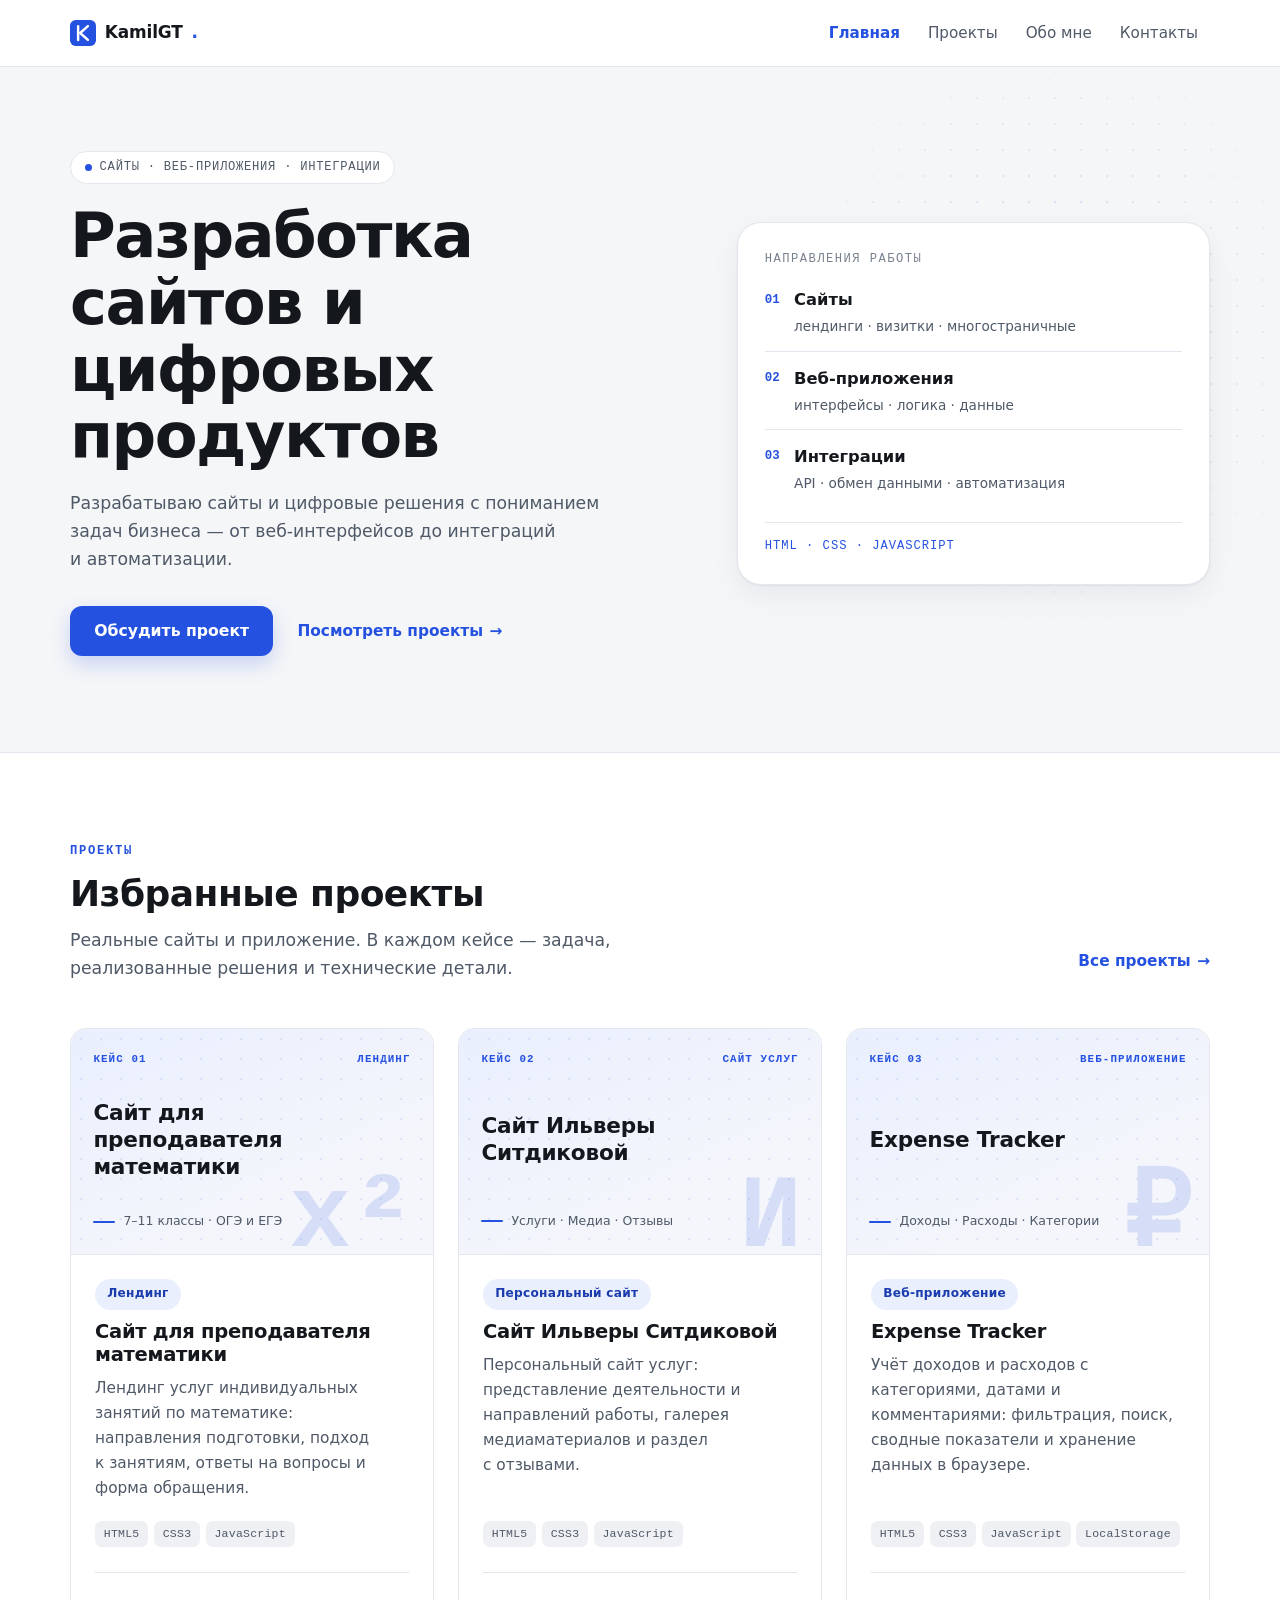
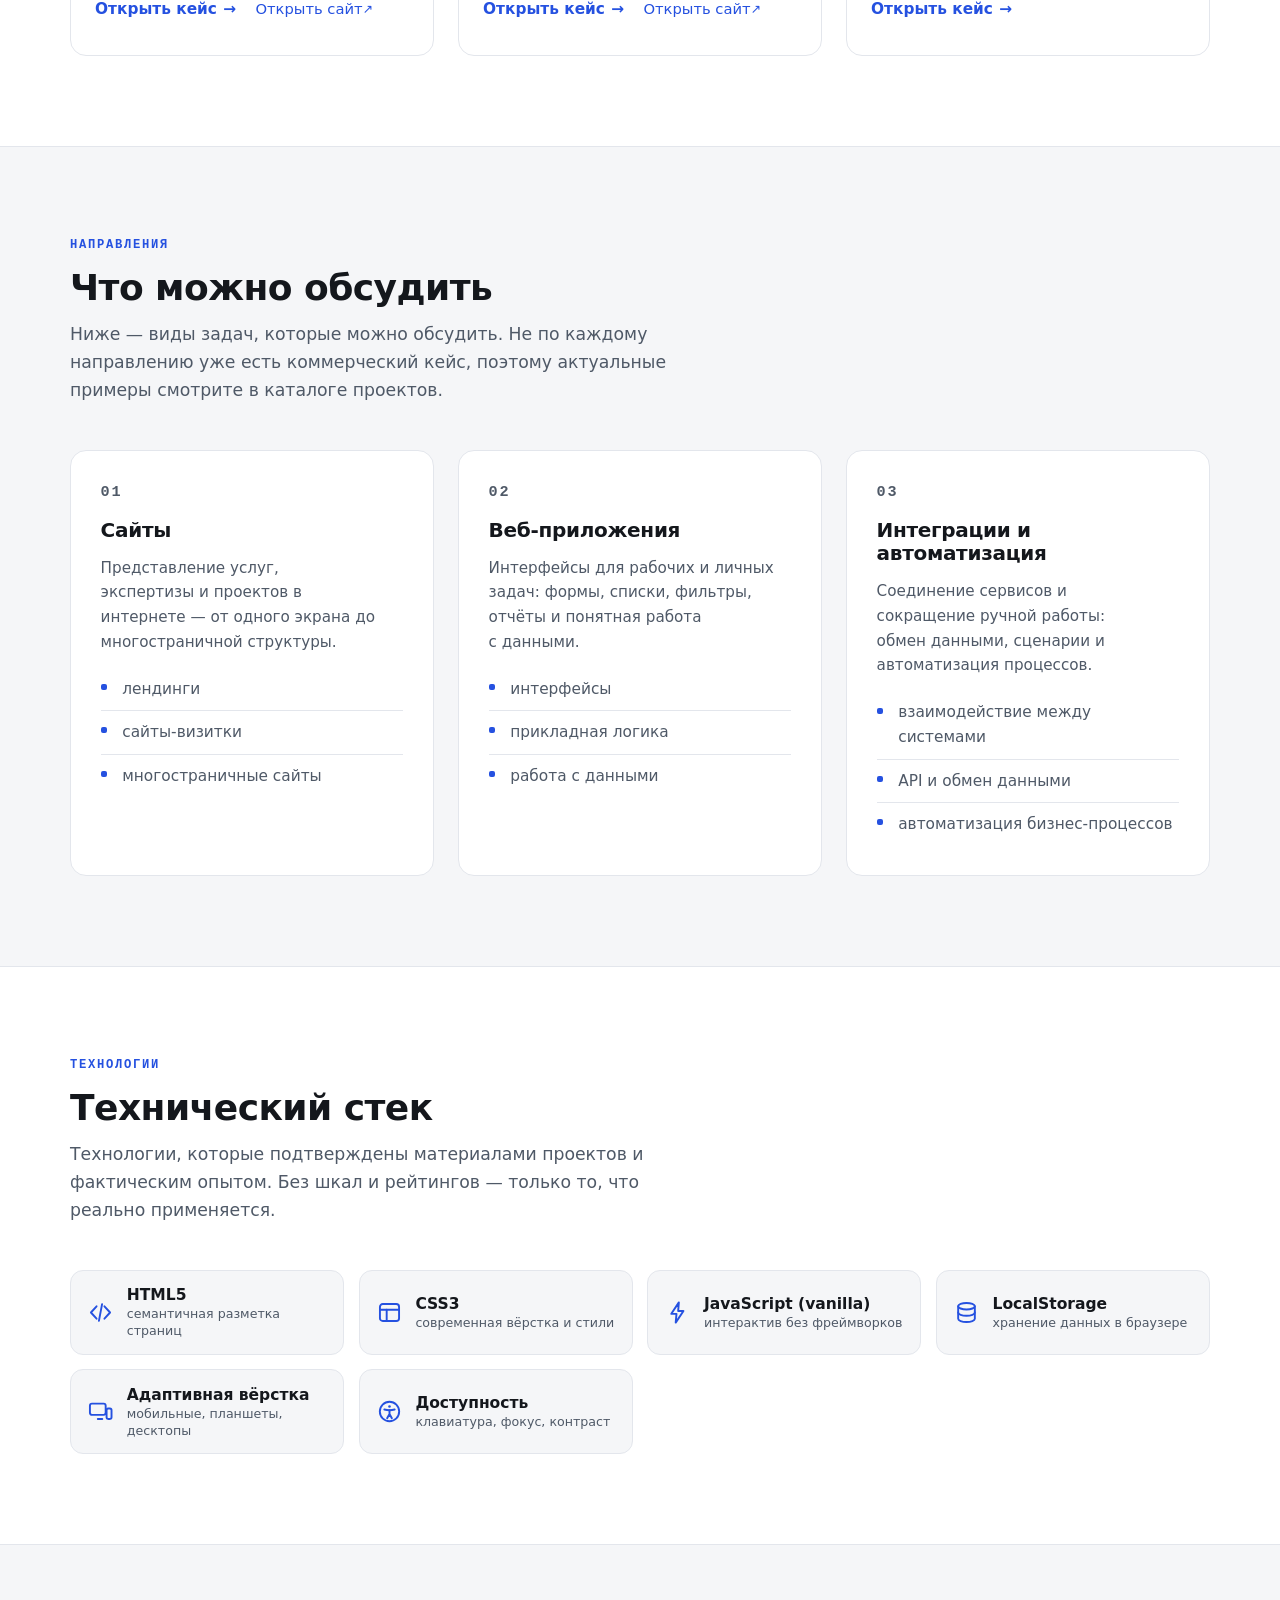
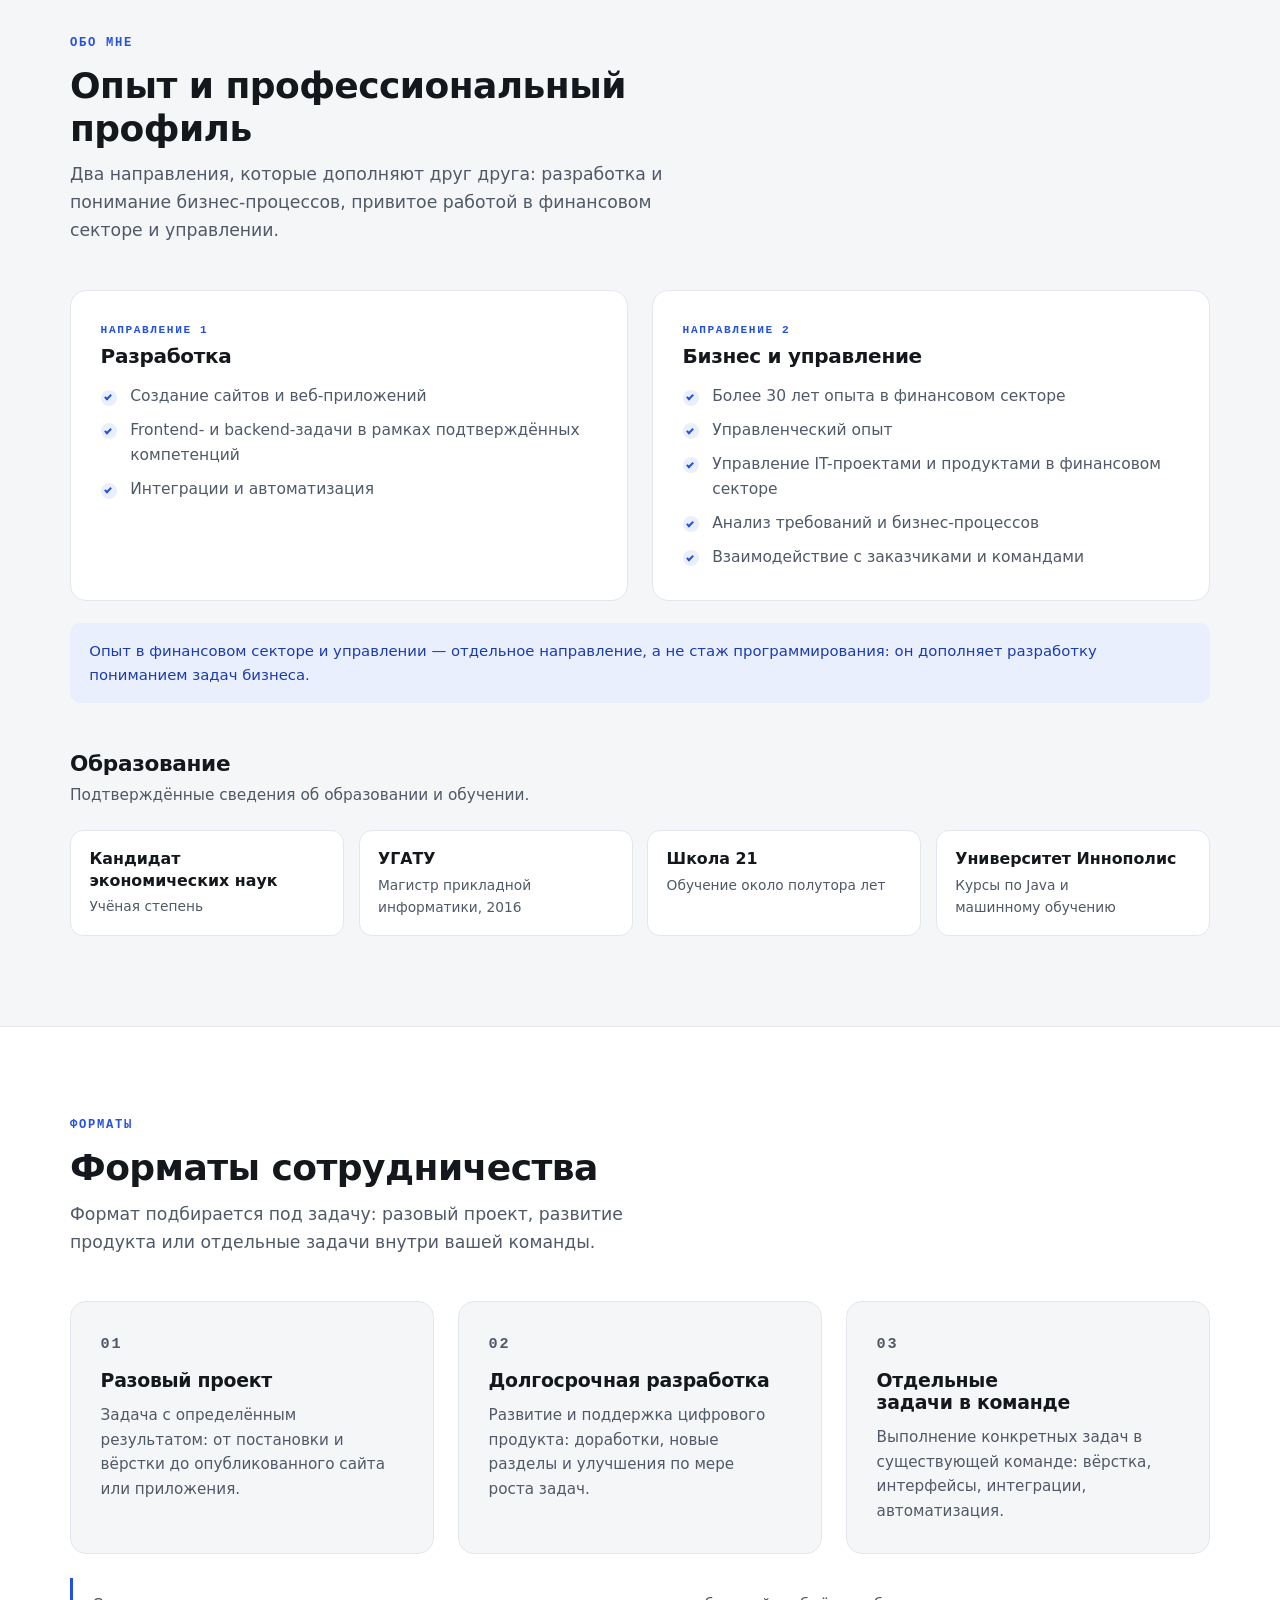
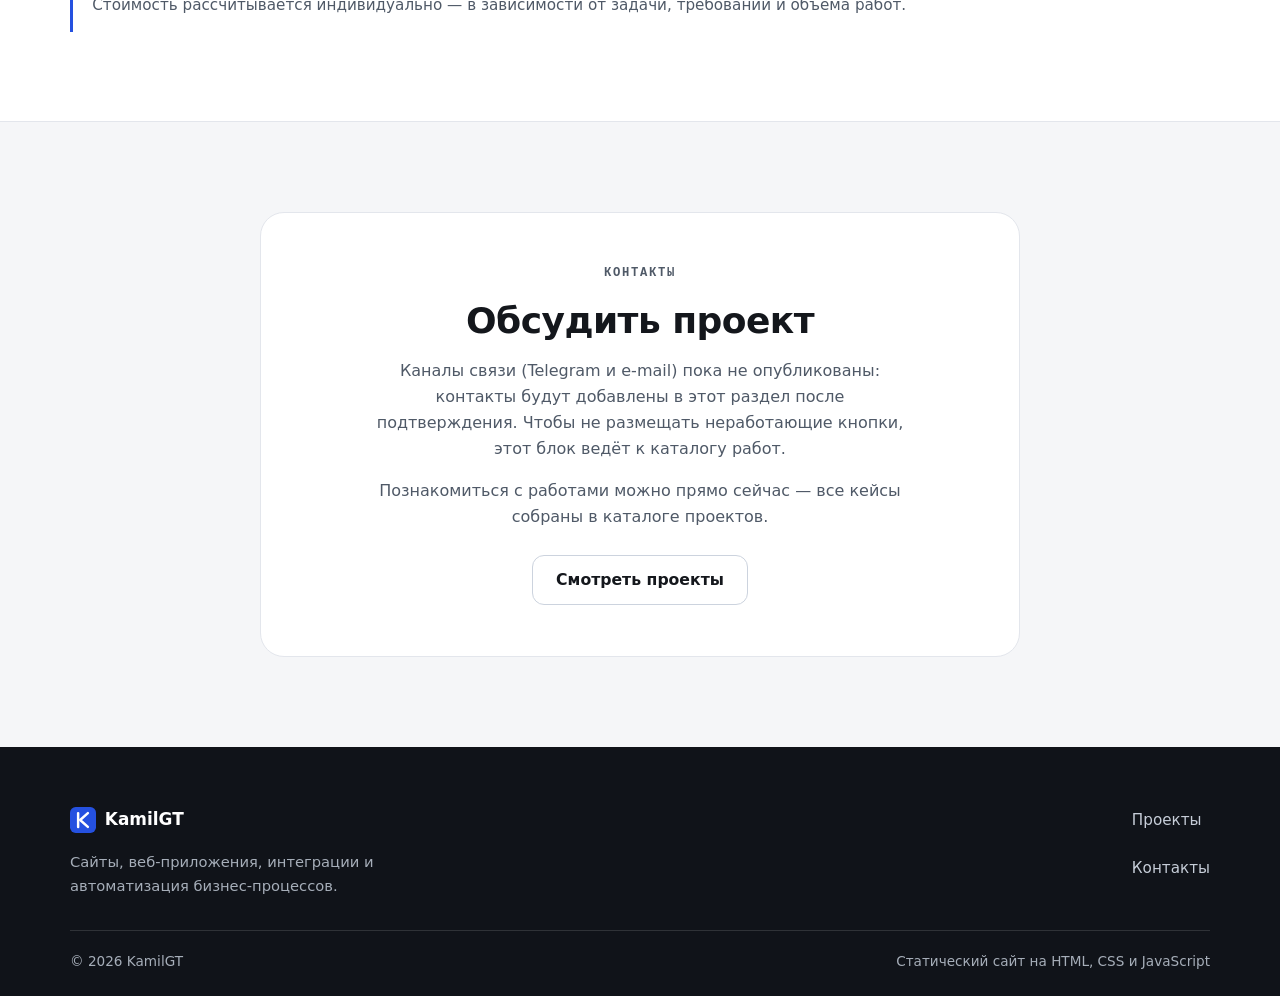
<file: index.html>
<!DOCTYPE html>
<html lang="ru">
<head>
  <meta charset="UTF-8">
  <meta name="viewport" content="width=device-width, initial-scale=1">
  <title>Разработка сайтов и цифровых продуктов — KamilGT</title>
  <meta name="description" content="Разрабатываю сайты, веб-приложения и цифровые решения с пониманием задач бизнеса: лендинги, многостраничные сайты, интерфейсы, интеграции и автоматизация. Реальные проекты с описанием задач.">
  <meta name="theme-color" content="#ffffff">
  <link rel="icon" href="favicon.svg" type="image/svg+xml">
  <link rel="canonical" href="https://kamilgt.github.io/">

  <meta property="og:type" content="website">
  <meta property="og:site_name" content="KamilGT">
  <meta property="og:locale" content="ru_RU">
  <meta property="og:title" content="Разработка сайтов и цифровых продуктов — KamilGT">
  <meta property="og:description" content="Сайты, веб-приложения, интеграции и автоматизация. Портфолио с реальными проектами и описанием подхода к задачам бизнеса.">
  <meta property="og:url" content="https://kamilgt.github.io/">
  <meta property="og:image" content="https://kamilgt.github.io/assets/images/og-cover.png">
  <meta name="twitter:card" content="summary_large_image">

  <link rel="stylesheet" href="styles.css">
  <script src="script.js" defer></script>
</head>
<body>
  <a class="skip-link" href="#main">Перейти к основному содержанию</a>

  <header class="site-header">
    <div class="container header__inner">
      <a class="logo" href="index.html">
        <svg class="logo__mark" viewBox="0 0 64 64" aria-hidden="true" focusable="false">
          <rect width="64" height="64" rx="14" fill="#2551e0"/>
          <path d="M20 15v34" stroke="#ffffff" stroke-width="6" stroke-linecap="round"/>
          <path d="M44 15 25 32l19 17" fill="none" stroke="#ffffff" stroke-width="6" stroke-linecap="round" stroke-linejoin="round"/>
        </svg>
        KamilGT<span class="logo__dot">.</span><span class="vh"> — на главную страницу</span>
      </a>

      <button class="nav-toggle" type="button" aria-expanded="false" aria-controls="site-nav" aria-label="Открыть меню">
        <span class="nav-toggle__icon" aria-hidden="true"><span></span><span></span></span>
      </button>

      <nav class="nav" id="site-nav" aria-label="Основная навигация">
        <ul>
          <li><a href="index.html" aria-current="page">Главная</a></li>
          <li><a href="projects.html">Проекты</a></li>
          <li><a href="index.html#about">Обо мне</a></li>
          <li><a href="index.html#contacts">Контакты</a></li>
        </ul>
      </nav>
    </div>
  </header>

  <main id="main">

    <!-- Первый экран -->
    <section class="hero" aria-labelledby="hero-title">
      <div class="container hero__grid">
        <div>
          <p class="hero__eyebrow">Сайты · Веб-приложения · Интеграции</p>
          <h1 id="hero-title">Разработка сайтов и цифровых продуктов</h1>
          <p class="hero__lead">Разрабатываю сайты и цифровые решения с пониманием задач бизнеса — от веб-интерфейсов до интеграций и автоматизации.</p>
          <div class="hero__actions">
            <a class="btn btn--primary" href="#contacts">Обсудить проект</a>
            <a class="link-arrow" href="projects.html">Посмотреть проекты</a>
          </div>
        </div>

        <div class="hero-panel" aria-hidden="true">
          <p class="hero-panel__label">Направления работы</p>
          <ul class="hero-panel__rows">
            <li>
              <span class="hero-panel__num">01</span>
              <span class="hero-panel__name">Сайты</span>
              <span class="hero-panel__meta">лендинги · визитки · многостраничные</span>
            </li>
            <li>
              <span class="hero-panel__num">02</span>
              <span class="hero-panel__name">Веб-приложения</span>
              <span class="hero-panel__meta">интерфейсы · логика · данные</span>
            </li>
            <li>
              <span class="hero-panel__num">03</span>
              <span class="hero-panel__name">Интеграции</span>
              <span class="hero-panel__meta">API · обмен данными · автоматизация</span>
            </li>
          </ul>
          <p class="hero-panel__foot">HTML · CSS · JavaScript</p>
        </div>
      </div>
    </section>

    <!-- Избранные проекты -->
    <section class="section section--surface" id="featured" aria-labelledby="featured-title">
      <div class="container">
        <div class="section-top">
          <div class="section-head">
            <p class="eyebrow">Проекты</p>
            <h2 id="featured-title">Избранные проекты</h2>
            <p class="lead">Реальные сайты и приложение. В каждом кейсе — задача, реализованные решения и технические детали.</p>
          </div>
          <a class="link-arrow" href="projects.html">Все проекты</a>
        </div>

        <div class="grid grid--3">

          <article class="pcard reveal">
            <div class="pvis" aria-hidden="true">
              <div class="pvis__top"><span>Кейс 01</span><span>Лендинг</span></div>
              <p class="pvis__title">Сайт для преподавателя математики</p>
              <p class="pvis__foot">7–11 классы · ОГЭ и ЕГЭ</p>
              <span class="pvis__glyph">x²</span>
            </div>
            <div class="pcard__body">
              <span class="tag tag--accent pcard__cat">Лендинг</span>
              <h3>Сайт для преподавателя математики</h3>
              <p class="pcard__desc">Лендинг услуг индивидуальных занятий по математике: направления подготовки, подход к занятиям, ответы на вопросы и форма обращения.</p>
              <ul class="pcard__tech" aria-label="Технологии проекта">
                <li>HTML5</li>
                <li>CSS3</li>
                <li>JavaScript</li>
              </ul>
              <div class="pcard__actions">
                <a class="link-arrow" href="projects/landing-math.html">Открыть кейс</a>
                <a class="link-ext" href="https://landing-1-88d245.netlify.app/" target="_blank" rel="noopener noreferrer">Открыть сайт<span class="vh"> (откроется в новой вкладке)</span></a>
              </div>
            </div>
          </article>

          <article class="pcard reveal">
            <div class="pvis" aria-hidden="true">
              <div class="pvis__top"><span>Кейс 02</span><span>Сайт услуг</span></div>
              <p class="pvis__title">Сайт Ильверы Ситдиковой</p>
              <p class="pvis__foot">Услуги · Медиа · Отзывы</p>
              <span class="pvis__glyph">И</span>
            </div>
            <div class="pcard__body">
              <span class="tag tag--accent pcard__cat">Персональный сайт</span>
              <h3>Сайт Ильверы Ситдиковой</h3>
              <p class="pcard__desc">Персональный сайт услуг: представление деятельности и направлений работы, галерея медиаматериалов и раздел с отзывами.</p>
              <ul class="pcard__tech" aria-label="Технологии проекта">
                <li>HTML5</li>
                <li>CSS3</li>
                <li>JavaScript</li>
              </ul>
              <div class="pcard__actions">
                <a class="link-arrow" href="projects/ilvera-site.html">Открыть кейс</a>
                <a class="link-ext" href="https://ilvera-s.github.io/" target="_blank" rel="noopener noreferrer">Открыть сайт<span class="vh"> (откроется в новой вкладке)</span></a>
              </div>
            </div>
          </article>

          <article class="pcard reveal">
            <div class="pvis" aria-hidden="true">
              <div class="pvis__top"><span>Кейс 03</span><span>Веб-приложение</span></div>
              <p class="pvis__title">Expense Tracker</p>
              <p class="pvis__foot">Доходы · Расходы · Категории</p>
              <span class="pvis__glyph">₽</span>
            </div>
            <div class="pcard__body">
              <span class="tag tag--accent pcard__cat">Веб-приложение</span>
              <h3>Expense Tracker</h3>
              <p class="pcard__desc">Учёт доходов и расходов с категориями, датами и комментариями: фильтрация, поиск, сводные показатели и хранение данных в браузере.</p>
              <ul class="pcard__tech" aria-label="Технологии проекта">
                <li>HTML5</li>
                <li>CSS3</li>
                <li>JavaScript</li>
                <li>LocalStorage</li>
              </ul>
              <div class="pcard__actions">
                <a class="link-arrow" href="projects/expense-tracker.html">Открыть кейс</a>
              </div>
            </div>
          </article>

        </div>
      </div>
    </section>

    <!-- Направления разработки -->
    <section class="section" id="directions" aria-labelledby="directions-title">
      <div class="container">
        <div class="section-head">
          <p class="eyebrow">Направления</p>
          <h2 id="directions-title">Что можно обсудить</h2>
          <p class="lead">Ниже — виды задач, которые можно обсудить. Не по каждому направлению уже есть коммерческий кейс, поэтому актуальные примеры смотрите в каталоге проектов.</p>
        </div>

        <div class="grid grid--3">
          <article class="dir-card reveal">
            <p class="dir-card__num">01</p>
            <h3>Сайты</h3>
            <p>Представление услуг, экспертизы и проектов в интернете — от одного экрана до многостраничной структуры.</p>
            <ul class="list-dots">
              <li>лендинги</li>
              <li>сайты-визитки</li>
              <li>многостраничные сайты</li>
            </ul>
          </article>

          <article class="dir-card reveal">
            <p class="dir-card__num">02</p>
            <h3>Веб-приложения</h3>
            <p>Интерфейсы для рабочих и личных задач: формы, списки, фильтры, отчёты и понятная работа с данными.</p>
            <ul class="list-dots">
              <li>интерфейсы</li>
              <li>прикладная логика</li>
              <li>работа с данными</li>
            </ul>
          </article>

          <article class="dir-card reveal">
            <p class="dir-card__num">03</p>
            <h3>Интеграции и автоматизация</h3>
            <p>Соединение сервисов и сокращение ручной работы: обмен данными, сценарии и автоматизация процессов.</p>
            <ul class="list-dots">
              <li>взаимодействие между системами</li>
              <li>API и обмен данными</li>
              <li>автоматизация бизнес-процессов</li>
            </ul>
          </article>
        </div>
      </div>
    </section>

    <!-- Технический стек -->
    <section class="section section--surface" id="stack" aria-labelledby="stack-title">
      <div class="container">
        <div class="section-head">
          <p class="eyebrow">Технологии</p>
          <h2 id="stack-title">Технический стек</h2>
          <p class="lead">Технологии, которые подтверждены материалами проектов и фактическим опытом. Без шкал и рейтингов — только то, что реально применяется.</p>
        </div>

        <ul class="stack-list">
          <li class="chip reveal">
            <img class="chip__icon" src="assets/icons/html.svg" alt="" width="27" height="27">
            <span>
              <span class="chip__name">HTML5</span>
              <span class="chip__note">семантичная разметка страниц</span>
            </span>
          </li>
          <li class="chip reveal">
            <img class="chip__icon" src="assets/icons/css.svg" alt="" width="27" height="27">
            <span>
              <span class="chip__name">CSS3</span>
              <span class="chip__note">современная вёрстка и стили</span>
            </span>
          </li>
          <li class="chip reveal">
            <img class="chip__icon" src="assets/icons/js.svg" alt="" width="27" height="27">
            <span>
              <span class="chip__name">JavaScript (vanilla)</span>
              <span class="chip__note">интерактив без фреймворков</span>
            </span>
          </li>
          <li class="chip reveal">
            <img class="chip__icon" src="assets/icons/storage.svg" alt="" width="27" height="27">
            <span>
              <span class="chip__name">LocalStorage</span>
              <span class="chip__note">хранение данных в браузере</span>
            </span>
          </li>
          <li class="chip reveal">
            <img class="chip__icon" src="assets/icons/responsive.svg" alt="" width="27" height="27">
            <span>
              <span class="chip__name">Адаптивная вёрстка</span>
              <span class="chip__note">мобильные, планшеты, десктопы</span>
            </span>
          </li>
          <li class="chip reveal">
            <img class="chip__icon" src="assets/icons/a11y.svg" alt="" width="27" height="27">
            <span>
              <span class="chip__name">Доступность</span>
              <span class="chip__note">клавиатура, фокус, контраст</span>
            </span>
          </li>
        </ul>
      </div>
    </section>

    <!-- Опыт и профессиональный профиль -->
    <section class="section" id="about" aria-labelledby="about-title">
      <div class="container">
        <div class="section-head">
          <p class="eyebrow">Обо мне</p>
          <h2 id="about-title">Опыт и профессиональный профиль</h2>
          <p class="lead">Два направления, которые дополняют друг друга: разработка и понимание бизнес-процессов, привитое работой в финансовом секторе и управлении.</p>
        </div>

        <div class="grid grid--2">
          <article class="profile-card reveal">
            <div class="profile-card__head">
              <p class="eyebrow">Направление 1</p>
              <h3>Разработка</h3>
            </div>
            <ul class="list-check">
              <li>Создание сайтов и веб-приложений</li>
              <li>Frontend- и backend-задачи в рамках подтверждённых компетенций</li>
              <li>Интеграции и автоматизация</li>
            </ul>
          </article>

          <article class="profile-card reveal">
            <div class="profile-card__head">
              <p class="eyebrow">Направление 2</p>
              <h3>Бизнес и управление</h3>
            </div>
            <ul class="list-check">
              <li>Более 30 лет опыта в финансовом секторе</li>
              <li>Управленческий опыт</li>
              <li>Управление IT-проектами и продуктами в финансовом секторе</li>
              <li>Анализ требований и бизнес-процессов</li>
              <li>Взаимодействие с заказчиками и командами</li>
            </ul>
          </article>
        </div>

        <p class="profile-note">Опыт в финансовом секторе и управлении — отдельное направление, а не стаж программирования: он дополняет разработку пониманием задач бизнеса.</p>

        <div class="block-head">
          <h3>Образование</h3>
          <p>Подтверждённые сведения об образовании и обучении.</p>
        </div>

        <div class="edu-grid">
          <div class="edu-item reveal">
            <p class="edu-item__title">Кандидат экономических наук</p>
            <p class="edu-item__meta">Учёная степень</p>
          </div>
          <div class="edu-item reveal">
            <p class="edu-item__title">УГАТУ</p>
            <p class="edu-item__meta">Магистр прикладной информатики, 2016</p>
          </div>
          <div class="edu-item reveal">
            <p class="edu-item__title">Школа 21</p>
            <p class="edu-item__meta">Обучение около полутора лет</p>
          </div>
          <div class="edu-item reveal">
            <p class="edu-item__title">Университет Иннополис</p>
            <p class="edu-item__meta">Курсы по Java и машинному обучению</p>
          </div>
        </div>
      </div>
    </section>

    <!-- Форматы сотрудничества -->
    <section class="section section--surface" id="formats" aria-labelledby="formats-title">
      <div class="container">
        <div class="section-head">
          <p class="eyebrow">Форматы</p>
          <h2 id="formats-title">Форматы сотрудничества</h2>
          <p class="lead">Формат подбирается под задачу: разовый проект, развитие продукта или отдельные задачи внутри вашей команды.</p>
        </div>

        <div class="grid grid--3">
          <article class="fmt-card reveal">
            <p class="fmt-card__num">01</p>
            <h3>Разовый проект</h3>
            <p>Задача с определённым результатом: от постановки и вёрстки до опубликованного сайта или приложения.</p>
          </article>

          <article class="fmt-card reveal">
            <p class="fmt-card__num">02</p>
            <h3>Долгосрочная разработка</h3>
            <p>Развитие и поддержка цифрового продукта: доработки, новые разделы и улучшения по мере роста задач.</p>
          </article>

          <article class="fmt-card reveal">
            <p class="fmt-card__num">03</p>
            <h3>Отдельные задачи в команде</h3>
            <p>Выполнение конкретных задач в существующей команде: вёрстка, интерфейсы, интеграции, автоматизация.</p>
          </article>
        </div>

        <p class="fmt-note">Стоимость рассчитывается индивидуально — в зависимости от задачи, требований и объёма работ.</p>
      </div>
    </section>

    <!-- Контакты -->
    <section class="section" id="contacts" aria-labelledby="contacts-title">
      <div class="container">
        <div class="contact-card reveal">
          <p class="eyebrow">Контакты</p>
          <h2 id="contacts-title">Обсудить проект</h2>
          <p>Каналы связи (Telegram и e-mail) пока не опубликованы: контакты будут добавлены в этот раздел после подтверждения. Чтобы не размещать неработающие кнопки, этот блок ведёт к каталогу работ.</p>
          <p>Познакомиться с работами можно прямо сейчас — все кейсы собраны в каталоге проектов.</p>
          <a class="btn btn--ghost" href="projects.html">Смотреть проекты</a>
        </div>
      </div>
    </section>

  </main>

  <footer class="site-footer">
    <div class="container">
      <div class="footer__grid">
        <div class="footer__brand">
          <a class="footer__logo" href="index.html">
            <svg class="logo__mark" viewBox="0 0 64 64" aria-hidden="true" focusable="false">
              <rect width="64" height="64" rx="14" fill="#2551e0"/>
              <path d="M20 15v34" stroke="#ffffff" stroke-width="6" stroke-linecap="round"/>
              <path d="M44 15 25 32l19 17" fill="none" stroke="#ffffff" stroke-width="6" stroke-linecap="round" stroke-linejoin="round"/>
            </svg>
            KamilGT<span class="vh"> — на главную страницу</span>
          </a>
          <p class="footer__desc">Сайты, веб-приложения, интеграции и автоматизация бизнес-процессов.</p>
        </div>
        <nav class="footer__links" aria-label="Навигация в подвале">
          <a href="projects.html">Проекты</a>
          <a href="index.html#contacts">Контакты</a>
        </nav>
      </div>
      <div class="footer__bottom">
        <p>© <span data-year>2026</span> KamilGT</p>
        <p>Статический сайт на HTML, CSS и JavaScript</p>
      </div>
    </div>
  </footer>
</body>
</html>
</file>
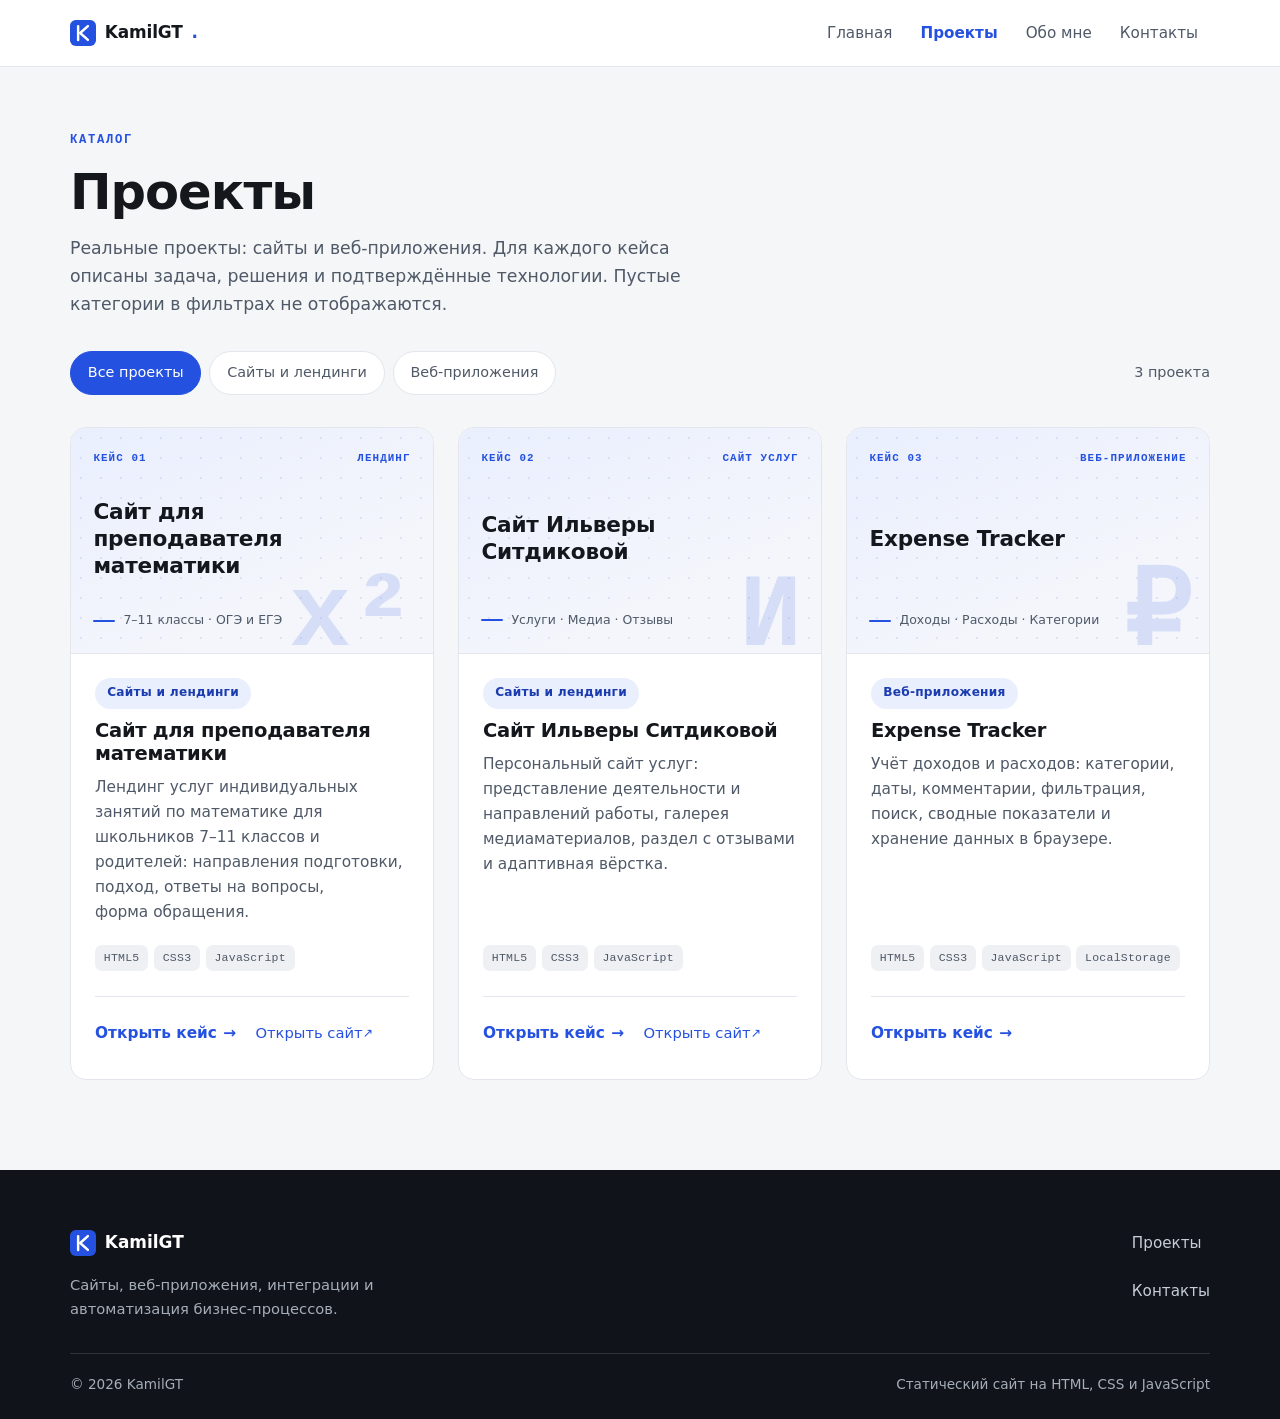
<file: projects.html>
<!DOCTYPE html>
<html lang="ru">
<head>
  <meta charset="UTF-8">
  <meta name="viewport" content="width=device-width, initial-scale=1">
  <title>Проекты — сайты и веб-приложения | KamilGT</title>
  <meta name="description" content="Каталог проектов: сайты и лендинги, веб-приложения. Для каждого кейса — задача, реализованные решения, подтверждённые технологии и ссылки.">
  <meta name="theme-color" content="#ffffff">
  <link rel="icon" href="favicon.svg" type="image/svg+xml">
  <link rel="canonical" href="https://kamilgt.github.io/projects.html">

  <meta property="og:type" content="website">
  <meta property="og:site_name" content="KamilGT">
  <meta property="og:locale" content="ru_RU">
  <meta property="og:title" content="Проекты — сайты и веб-приложения | KamilGT">
  <meta property="og:description" content="Каталог проектов: сайты и лендинги, веб-приложения. Для каждого кейса — задача, решения, технологии и ссылки.">
  <meta property="og:url" content="https://kamilgt.github.io/projects.html">
  <meta property="og:image" content="https://kamilgt.github.io/assets/images/og-cover.png">
  <meta name="twitter:card" content="summary_large_image">

  <link rel="stylesheet" href="styles.css">
  <script src="script.js" defer></script>
</head>
<body>
  <a class="skip-link" href="#main">Перейти к основному содержанию</a>

  <header class="site-header">
    <div class="container header__inner">
      <a class="logo" href="index.html">
        <svg class="logo__mark" viewBox="0 0 64 64" aria-hidden="true" focusable="false">
          <rect width="64" height="64" rx="14" fill="#2551e0"/>
          <path d="M20 15v34" stroke="#ffffff" stroke-width="6" stroke-linecap="round"/>
          <path d="M44 15 25 32l19 17" fill="none" stroke="#ffffff" stroke-width="6" stroke-linecap="round" stroke-linejoin="round"/>
        </svg>
        KamilGT<span class="logo__dot">.</span><span class="vh"> — на главную страницу</span>
      </a>

      <button class="nav-toggle" type="button" aria-expanded="false" aria-controls="site-nav" aria-label="Открыть меню">
        <span class="nav-toggle__icon" aria-hidden="true"><span></span><span></span></span>
      </button>

      <nav class="nav" id="site-nav" aria-label="Основная навигация">
        <ul>
          <li><a href="index.html">Главная</a></li>
          <li><a href="projects.html" aria-current="page">Проекты</a></li>
          <li><a href="index.html#about">Обо мне</a></li>
          <li><a href="index.html#contacts">Контакты</a></li>
        </ul>
      </nav>
    </div>
  </header>

  <main id="main">

    <section class="catalog" aria-labelledby="catalog-title">
      <div class="container">
        <div class="page-head">
          <p class="eyebrow">Каталог</p>
          <h1 id="catalog-title">Проекты</h1>
          <p class="lead">Реальные проекты: сайты и веб-приложения. Для каждого кейса описаны задача, решения и подтверждённые технологии. Пустые категории в фильтрах не отображаются.</p>
        </div>

        <div class="toolbar">
          <div class="filters" role="group" aria-label="Фильтр проектов по категории" data-filters>
            <button class="filter-btn" type="button" data-filter="all" aria-pressed="true">Все проекты</button>
            <button class="filter-btn" type="button" data-filter="sites" aria-pressed="false">Сайты и лендинги</button>
            <button class="filter-btn" type="button" data-filter="apps" aria-pressed="false">Веб-приложения</button>
          </div>
          <p class="count" data-count aria-live="polite">3 проекта</p>
        </div>

        <h2 class="vh">Список проектов</h2>

        <div class="grid grid--3" data-catalog>

          <article class="pcard" data-category="sites">
            <div class="pvis" aria-hidden="true">
              <div class="pvis__top"><span>Кейс 01</span><span>Лендинг</span></div>
              <p class="pvis__title">Сайт для преподавателя математики</p>
              <p class="pvis__foot">7–11 классы · ОГЭ и ЕГЭ</p>
              <span class="pvis__glyph">x²</span>
            </div>
            <div class="pcard__body">
              <span class="tag tag--accent pcard__cat">Сайты и лендинги</span>
              <h3>Сайт для преподавателя математики</h3>
              <p class="pcard__desc">Лендинг услуг индивидуальных занятий по математике для школьников 7–11 классов и родителей: направления подготовки, подход, ответы на вопросы, форма обращения.</p>
              <ul class="pcard__tech" aria-label="Технологии проекта">
                <li>HTML5</li>
                <li>CSS3</li>
                <li>JavaScript</li>
              </ul>
              <div class="pcard__actions">
                <a class="link-arrow" href="projects/landing-math.html">Открыть кейс</a>
                <a class="link-ext" href="https://landing-1-88d245.netlify.app/" target="_blank" rel="noopener noreferrer">Открыть сайт<span class="vh"> (откроется в новой вкладке)</span></a>
              </div>
            </div>
          </article>

          <article class="pcard" data-category="sites">
            <div class="pvis" aria-hidden="true">
              <div class="pvis__top"><span>Кейс 02</span><span>Сайт услуг</span></div>
              <p class="pvis__title">Сайт Ильверы Ситдиковой</p>
              <p class="pvis__foot">Услуги · Медиа · Отзывы</p>
              <span class="pvis__glyph">И</span>
            </div>
            <div class="pcard__body">
              <span class="tag tag--accent pcard__cat">Сайты и лендинги</span>
              <h3>Сайт Ильверы Ситдиковой</h3>
              <p class="pcard__desc">Персональный сайт услуг: представление деятельности и направлений работы, галерея медиаматериалов, раздел с отзывами и адаптивная вёрстка.</p>
              <ul class="pcard__tech" aria-label="Технологии проекта">
                <li>HTML5</li>
                <li>CSS3</li>
                <li>JavaScript</li>
              </ul>
              <div class="pcard__actions">
                <a class="link-arrow" href="projects/ilvera-site.html">Открыть кейс</a>
                <a class="link-ext" href="https://ilvera-s.github.io/" target="_blank" rel="noopener noreferrer">Открыть сайт<span class="vh"> (откроется в новой вкладке)</span></a>
              </div>
            </div>
          </article>

          <article class="pcard" data-category="apps">
            <div class="pvis" aria-hidden="true">
              <div class="pvis__top"><span>Кейс 03</span><span>Веб-приложение</span></div>
              <p class="pvis__title">Expense Tracker</p>
              <p class="pvis__foot">Доходы · Расходы · Категории</p>
              <span class="pvis__glyph">₽</span>
            </div>
            <div class="pcard__body">
              <span class="tag tag--accent pcard__cat">Веб-приложения</span>
              <h3>Expense Tracker</h3>
              <p class="pcard__desc">Учёт доходов и расходов: категории, даты, комментарии, фильтрация, поиск, сводные показатели и хранение данных в браузере.</p>
              <ul class="pcard__tech" aria-label="Технологии проекта">
                <li>HTML5</li>
                <li>CSS3</li>
                <li>JavaScript</li>
                <li>LocalStorage</li>
              </ul>
              <div class="pcard__actions">
                <a class="link-arrow" href="projects/expense-tracker.html">Открыть кейс</a>
              </div>
            </div>
          </article>

        </div>

        <p class="empty-msg" data-empty hidden>В этой категории пока нет проектов.</p>
      </div>
    </section>

  </main>

  <footer class="site-footer">
    <div class="container">
      <div class="footer__grid">
        <div class="footer__brand">
          <a class="footer__logo" href="index.html">
            <svg class="logo__mark" viewBox="0 0 64 64" aria-hidden="true" focusable="false">
              <rect width="64" height="64" rx="14" fill="#2551e0"/>
              <path d="M20 15v34" stroke="#ffffff" stroke-width="6" stroke-linecap="round"/>
              <path d="M44 15 25 32l19 17" fill="none" stroke="#ffffff" stroke-width="6" stroke-linecap="round" stroke-linejoin="round"/>
            </svg>
            KamilGT<span class="vh"> — на главную страницу</span>
          </a>
          <p class="footer__desc">Сайты, веб-приложения, интеграции и автоматизация бизнес-процессов.</p>
        </div>
        <nav class="footer__links" aria-label="Навигация в подвале">
          <a href="projects.html">Проекты</a>
          <a href="index.html#contacts">Контакты</a>
        </nav>
      </div>
      <div class="footer__bottom">
        <p>© <span data-year>2026</span> KamilGT</p>
        <p>Статический сайт на HTML, CSS и JavaScript</p>
      </div>
    </div>
  </footer>
</body>
</html>
</file>
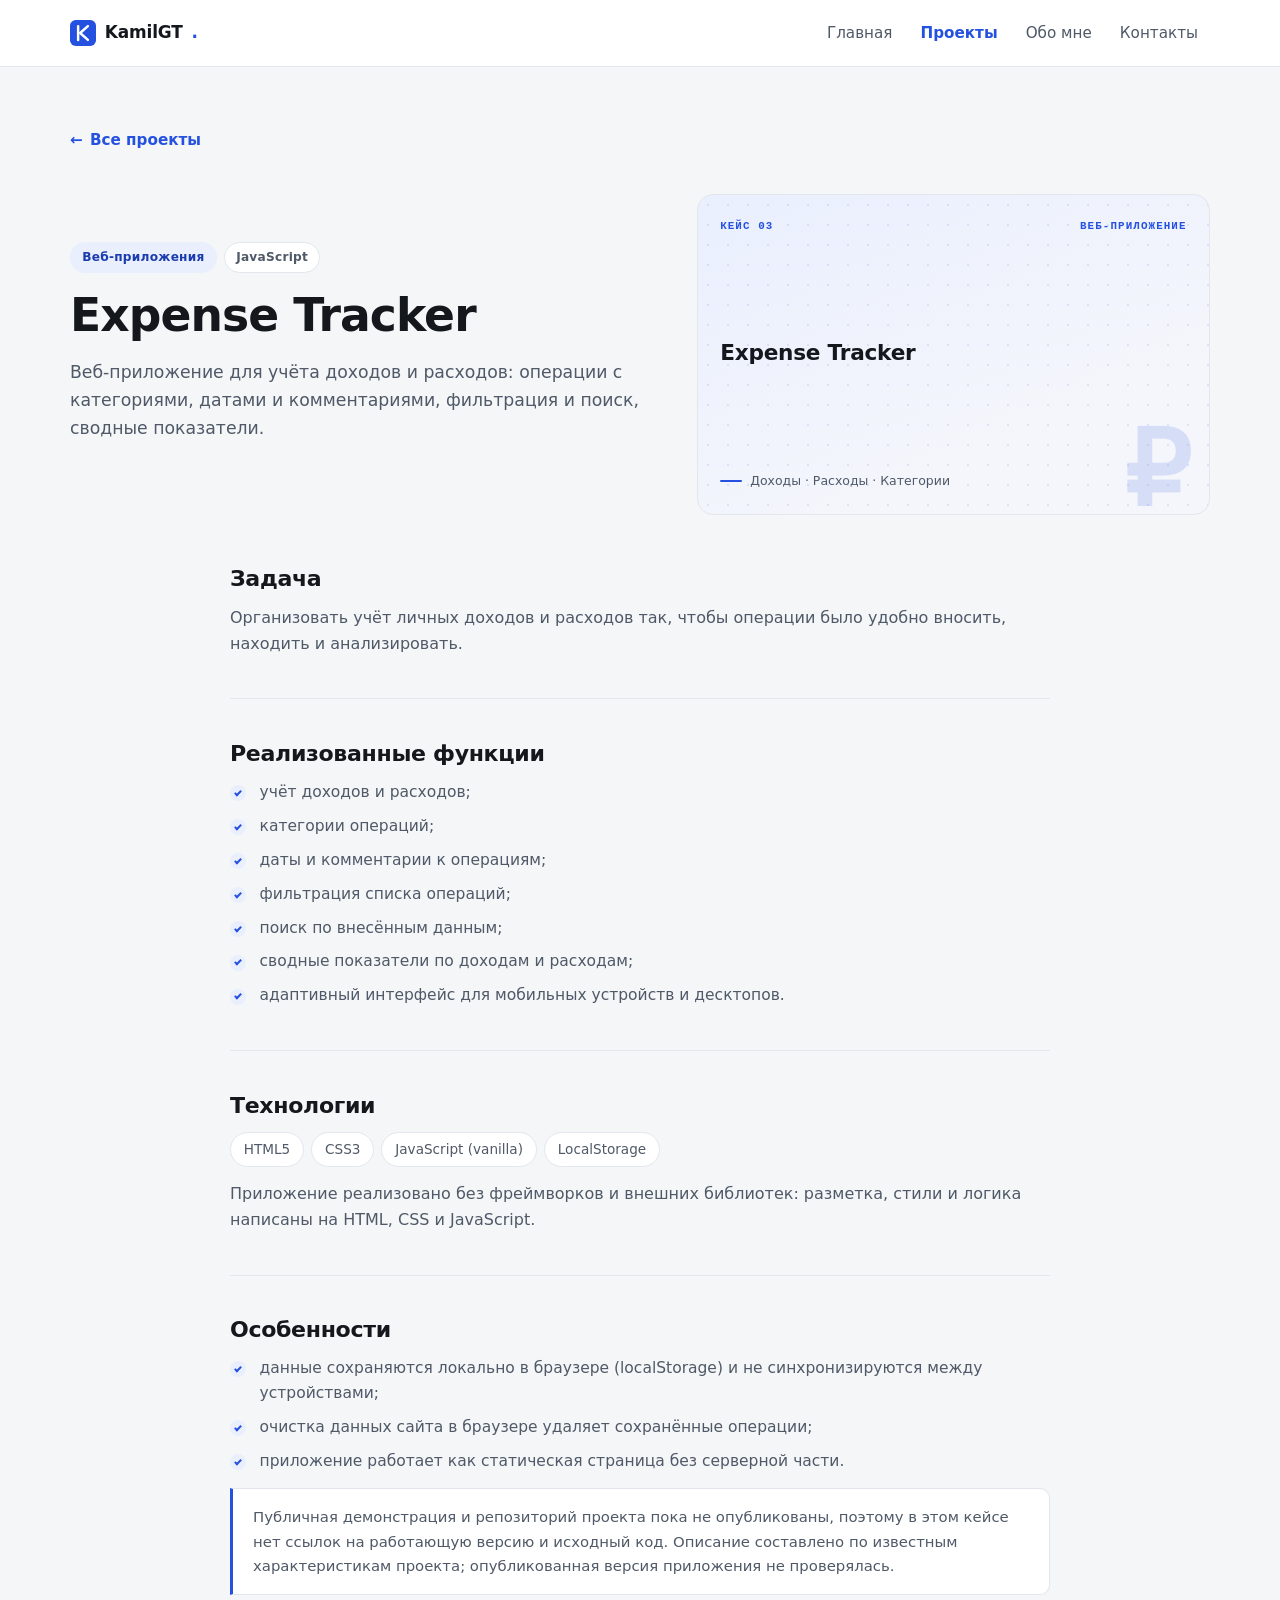
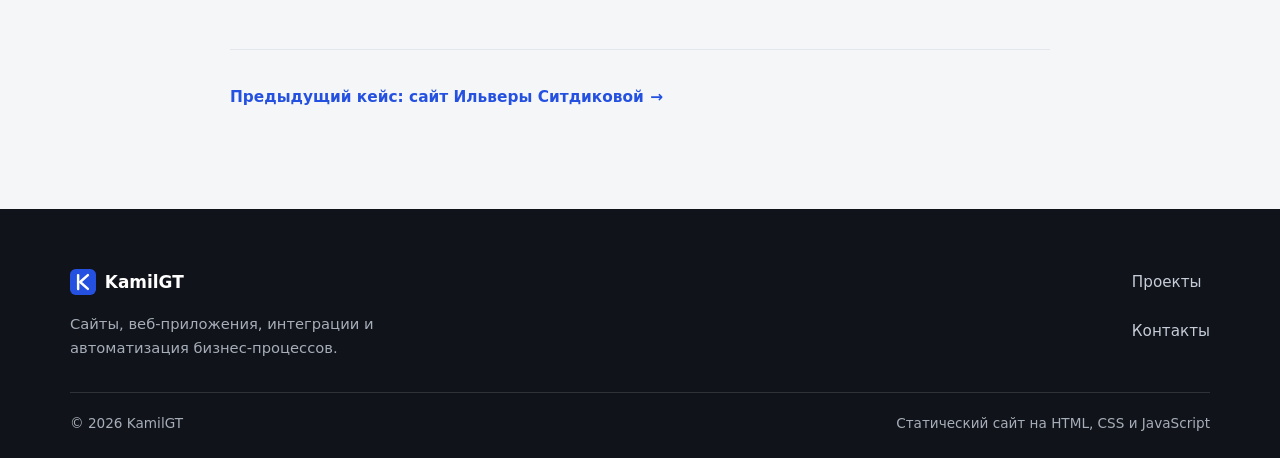
<file: projects/expense-tracker.html>
<!DOCTYPE html>
<html lang="ru">
<head>
  <meta charset="UTF-8">
  <meta name="viewport" content="width=device-width, initial-scale=1">
  <title>Кейс: Expense Tracker — учёт доходов и расходов | KamilGT</title>
  <meta name="description" content="Кейс: веб-приложение Expense Tracker на vanilla HTML/CSS/JavaScript. Учёт доходов и расходов, категории, фильтрация, поиск, сводные показатели, localStorage.">
  <meta name="theme-color" content="#ffffff">
  <link rel="icon" href="../favicon.svg" type="image/svg+xml">
  <link rel="canonical" href="https://kamilgt.github.io/projects/expense-tracker.html">

  <meta property="og:type" content="article">
  <meta property="og:site_name" content="KamilGT">
  <meta property="og:locale" content="ru_RU">
  <meta property="og:title" content="Кейс: Expense Tracker — учёт доходов и расходов">
  <meta property="og:description" content="Веб-приложение на vanilla HTML/CSS/JavaScript: категории, даты и комментарии, фильтрация и поиск, сводные показатели, хранение данных в браузере.">
  <meta property="og:url" content="https://kamilgt.github.io/projects/expense-tracker.html">
  <meta property="og:image" content="https://kamilgt.github.io/assets/images/og-cover.png">
  <meta name="twitter:card" content="summary_large_image">

  <link rel="stylesheet" href="../styles.css">
  <script src="../script.js" defer></script>
</head>
<body>
  <a class="skip-link" href="#main">Перейти к основному содержанию</a>

  <header class="site-header">
    <div class="container header__inner">
      <a class="logo" href="../index.html">
        <svg class="logo__mark" viewBox="0 0 64 64" aria-hidden="true" focusable="false">
          <rect width="64" height="64" rx="14" fill="#2551e0"/>
          <path d="M20 15v34" stroke="#ffffff" stroke-width="6" stroke-linecap="round"/>
          <path d="M44 15 25 32l19 17" fill="none" stroke="#ffffff" stroke-width="6" stroke-linecap="round" stroke-linejoin="round"/>
        </svg>
        KamilGT<span class="logo__dot">.</span><span class="vh"> — на главную страницу</span>
      </a>

      <button class="nav-toggle" type="button" aria-expanded="false" aria-controls="site-nav" aria-label="Открыть меню">
        <span class="nav-toggle__icon" aria-hidden="true"><span></span><span></span></span>
      </button>

      <nav class="nav" id="site-nav" aria-label="Основная навигация">
        <ul>
          <li><a href="../index.html">Главная</a></li>
          <li><a href="../projects.html" aria-current="page">Проекты</a></li>
          <li><a href="../index.html#about">Обо мне</a></li>
          <li><a href="../index.html#contacts">Контакты</a></li>
        </ul>
      </nav>
    </div>
  </header>

  <main id="main">
    <div class="case">
      <div class="container">

        <p class="case__back"><a class="link-back" href="../projects.html">Все проекты</a></p>

        <div class="case-hero">
          <div>
            <div class="case-hero__tags">
              <span class="tag tag--accent">Веб-приложения</span>
              <span class="tag">JavaScript</span>
            </div>
            <h1>Expense Tracker</h1>
            <p class="case-hero__lead">Веб-приложение для учёта доходов и расходов: операции с категориями, датами и комментариями, фильтрация и поиск, сводные показатели.</p>
          </div>

          <div class="pvis" aria-hidden="true">
            <div class="pvis__top"><span>Кейс 03</span><span>Веб-приложение</span></div>
            <p class="pvis__title">Expense Tracker</p>
            <p class="pvis__foot">Доходы · Расходы · Категории</p>
            <span class="pvis__glyph">₽</span>
          </div>
        </div>

        <div class="case-content">

          <section class="case-section">
            <h2>Задача</h2>
            <p>Организовать учёт личных доходов и расходов так, чтобы операции было удобно вносить, находить и анализировать.</p>
          </section>

          <section class="case-section">
            <h2>Реализованные функции</h2>
            <ul class="list-check">
              <li>учёт доходов и расходов;</li>
              <li>категории операций;</li>
              <li>даты и комментарии к операциям;</li>
              <li>фильтрация списка операций;</li>
              <li>поиск по внесённым данным;</li>
              <li>сводные показатели по доходам и расходам;</li>
              <li>адаптивный интерфейс для мобильных устройств и десктопов.</li>
            </ul>
          </section>

          <section class="case-section">
            <h2>Технологии</h2>
            <ul class="case-tech">
              <li>HTML5</li>
              <li>CSS3</li>
              <li>JavaScript (vanilla)</li>
              <li>LocalStorage</li>
            </ul>
            <p>Приложение реализовано без фреймворков и внешних библиотек: разметка, стили и логика написаны на HTML, CSS и JavaScript.</p>
          </section>

          <section class="case-section">
            <h2>Особенности</h2>
            <ul class="list-check">
              <li>данные сохраняются локально в браузере (localStorage) и не синхронизируются между устройствами;</li>
              <li>очистка данных сайта в браузере удаляет сохранённые операции;</li>
              <li>приложение работает как статическая страница без серверной части.</li>
            </ul>
            <p class="case-note">Публичная демонстрация и репозиторий проекта пока не опубликованы, поэтому в этом кейсе нет ссылок на работающую версию и исходный код. Описание составлено по известным характеристикам проекта; опубликованная версия приложения не проверялась.</p>
          </section>

        </div>

        <nav class="case-nav" aria-label="Навигация по кейсам">
          <a class="link-arrow" href="ilvera-site.html">Предыдущий кейс: сайт Ильверы Ситдиковой</a>
        </nav>

      </div>
    </div>
  </main>

  <footer class="site-footer">
    <div class="container">
      <div class="footer__grid">
        <div class="footer__brand">
          <a class="footer__logo" href="../index.html">
            <svg class="logo__mark" viewBox="0 0 64 64" aria-hidden="true" focusable="false">
              <rect width="64" height="64" rx="14" fill="#2551e0"/>
              <path d="M20 15v34" stroke="#ffffff" stroke-width="6" stroke-linecap="round"/>
              <path d="M44 15 25 32l19 17" fill="none" stroke="#ffffff" stroke-width="6" stroke-linecap="round" stroke-linejoin="round"/>
            </svg>
            KamilGT<span class="vh"> — на главную страницу</span>
          </a>
          <p class="footer__desc">Сайты, веб-приложения, интеграции и автоматизация бизнес-процессов.</p>
        </div>
        <nav class="footer__links" aria-label="Навигация в подвале">
          <a href="../projects.html">Проекты</a>
          <a href="../index.html#contacts">Контакты</a>
        </nav>
      </div>
      <div class="footer__bottom">
        <p>© <span data-year>2026</span> KamilGT</p>
        <p>Статический сайт на HTML, CSS и JavaScript</p>
      </div>
    </div>
  </footer>
</body>
</html>
</file>
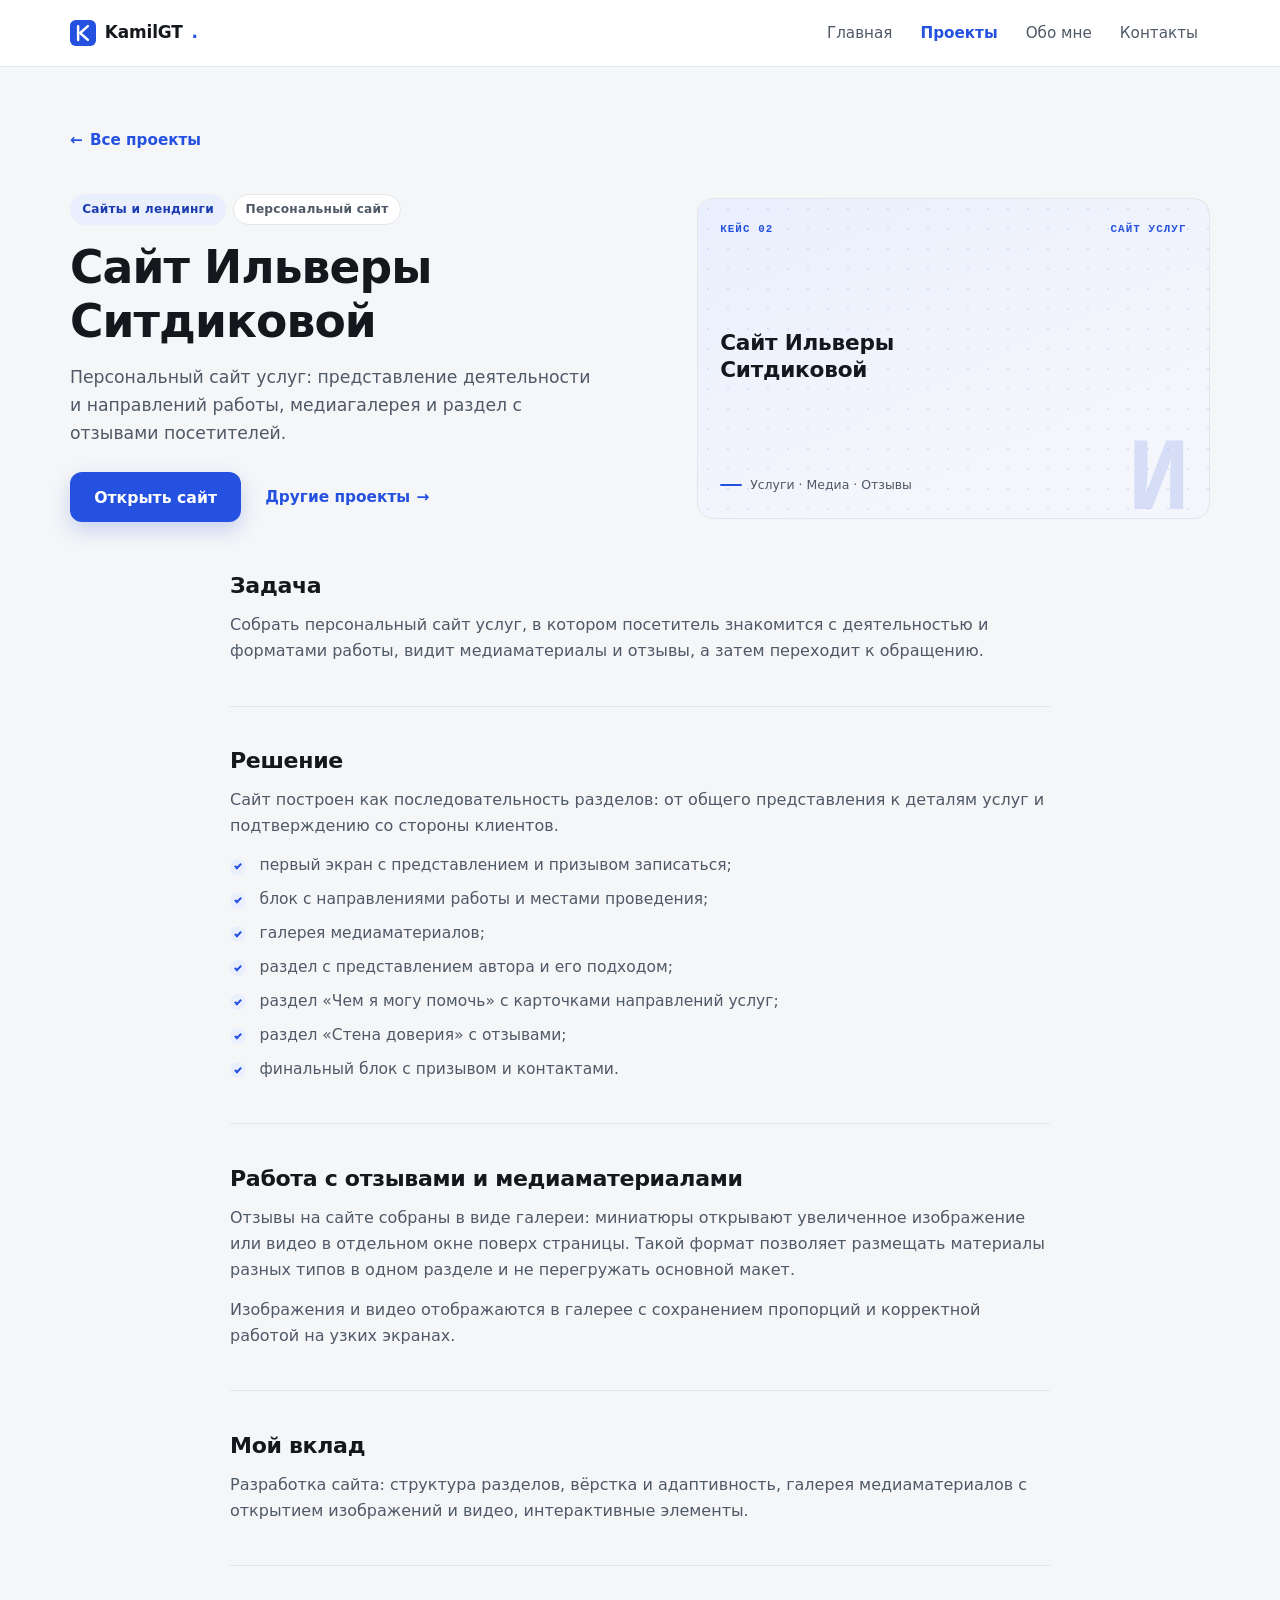
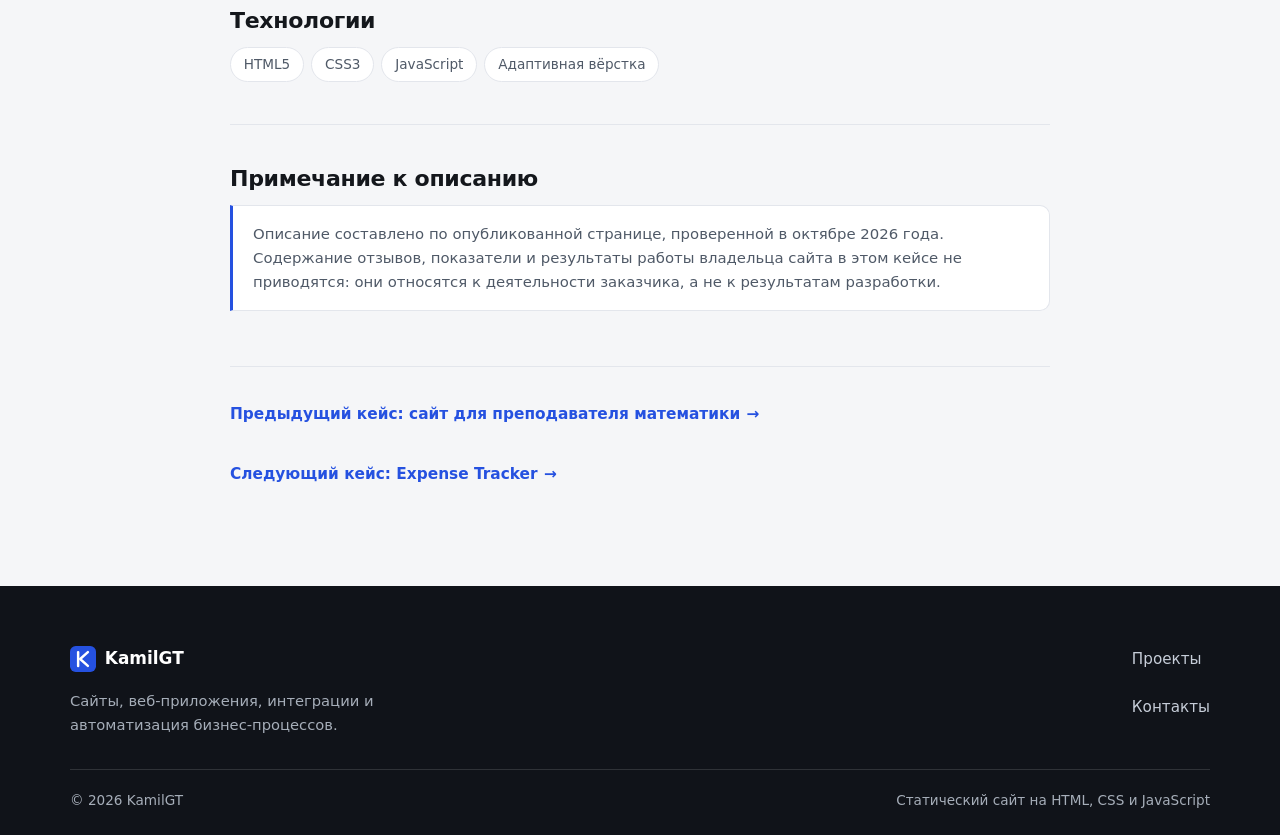
<file: projects/ilvera-site.html>
<!DOCTYPE html>
<html lang="ru">
<head>
  <meta charset="UTF-8">
  <meta name="viewport" content="width=device-width, initial-scale=1">
  <title>Кейс: сайт Ильверы Ситдиковой — персональный сайт услуг | KamilGT</title>
  <meta name="description" content="Кейс: персональный сайт услуг Ильверы Ситдиковой. Задача, структура разделов, работа с отзывами и медиаматериалами, адаптивность и технологии.">
  <meta name="theme-color" content="#ffffff">
  <link rel="icon" href="../favicon.svg" type="image/svg+xml">
  <link rel="canonical" href="https://kamilgt.github.io/projects/ilvera-site.html">

  <meta property="og:type" content="article">
  <meta property="og:site_name" content="KamilGT">
  <meta property="og:locale" content="ru_RU">
  <meta property="og:title" content="Кейс: сайт Ильверы Ситдиковой — персональный сайт услуг">
  <meta property="og:description" content="Персональный сайт услуг: структура разделов, работа с отзывами и медиаматериалами, адаптивность и технологии.">
  <meta property="og:url" content="https://kamilgt.github.io/projects/ilvera-site.html">
  <meta property="og:image" content="https://kamilgt.github.io/assets/images/og-cover.png">
  <meta name="twitter:card" content="summary_large_image">

  <link rel="stylesheet" href="../styles.css">
  <script src="../script.js" defer></script>
</head>
<body>
  <a class="skip-link" href="#main">Перейти к основному содержанию</a>

  <header class="site-header">
    <div class="container header__inner">
      <a class="logo" href="../index.html">
        <svg class="logo__mark" viewBox="0 0 64 64" aria-hidden="true" focusable="false">
          <rect width="64" height="64" rx="14" fill="#2551e0"/>
          <path d="M20 15v34" stroke="#ffffff" stroke-width="6" stroke-linecap="round"/>
          <path d="M44 15 25 32l19 17" fill="none" stroke="#ffffff" stroke-width="6" stroke-linecap="round" stroke-linejoin="round"/>
        </svg>
        KamilGT<span class="logo__dot">.</span><span class="vh"> — на главную страницу</span>
      </a>

      <button class="nav-toggle" type="button" aria-expanded="false" aria-controls="site-nav" aria-label="Открыть меню">
        <span class="nav-toggle__icon" aria-hidden="true"><span></span><span></span></span>
      </button>

      <nav class="nav" id="site-nav" aria-label="Основная навигация">
        <ul>
          <li><a href="../index.html">Главная</a></li>
          <li><a href="../projects.html" aria-current="page">Проекты</a></li>
          <li><a href="../index.html#about">Обо мне</a></li>
          <li><a href="../index.html#contacts">Контакты</a></li>
        </ul>
      </nav>
    </div>
  </header>

  <main id="main">
    <div class="case">
      <div class="container">

        <p class="case__back"><a class="link-back" href="../projects.html">Все проекты</a></p>

        <div class="case-hero">
          <div>
            <div class="case-hero__tags">
              <span class="tag tag--accent">Сайты и лендинги</span>
              <span class="tag">Персональный сайт</span>
            </div>
            <h1>Сайт Ильверы Ситдиковой</h1>
            <p class="case-hero__lead">Персональный сайт услуг: представление деятельности и направлений работы, медиагалерея и раздел с отзывами посетителей.</p>
            <div class="case-hero__actions">
              <a class="btn btn--primary" href="https://ilvera-s.github.io/" target="_blank" rel="noopener noreferrer">Открыть сайт<span class="vh"> (откроется в новой вкладке)</span></a>
              <a class="link-arrow" href="../projects.html">Другие проекты</a>
            </div>
          </div>

          <div class="pvis" aria-hidden="true">
            <div class="pvis__top"><span>Кейс 02</span><span>Сайт услуг</span></div>
            <p class="pvis__title">Сайт Ильверы Ситдиковой</p>
            <p class="pvis__foot">Услуги · Медиа · Отзывы</p>
            <span class="pvis__glyph">И</span>
          </div>
        </div>

        <div class="case-content">

          <section class="case-section">
            <h2>Задача</h2>
            <p>Собрать персональный сайт услуг, в котором посетитель знакомится с деятельностью и форматами работы, видит медиаматериалы и отзывы, а затем переходит к обращению.</p>
          </section>

          <section class="case-section">
            <h2>Решение</h2>
            <p>Сайт построен как последовательность разделов: от общего представления к деталям услуг и подтверждению со стороны клиентов.</p>
            <ul class="list-check">
              <li>первый экран с представлением и призывом записаться;</li>
              <li>блок с направлениями работы и местами проведения;</li>
              <li>галерея медиаматериалов;</li>
              <li>раздел с представлением автора и его подходом;</li>
              <li>раздел «Чем я могу помочь» с карточками направлений услуг;</li>
              <li>раздел «Стена доверия» с отзывами;</li>
              <li>финальный блок с призывом и контактами.</li>
            </ul>
          </section>

          <section class="case-section">
            <h2>Работа с отзывами и медиаматериалами</h2>
            <p>Отзывы на сайте собраны в виде галереи: миниатюры открывают увеличенное изображение или видео в отдельном окне поверх страницы. Такой формат позволяет размещать материалы разных типов в одном разделе и не перегружать основной макет.</p>
            <p>Изображения и видео отображаются в галерее с сохранением пропорций и корректной работой на узких экранах.</p>
          </section>

          <section class="case-section">
            <h2>Мой вклад</h2>
            <p>Разработка сайта: структура разделов, вёрстка и адаптивность, галерея медиаматериалов с открытием изображений и видео, интерактивные элементы.</p>
          </section>

          <section class="case-section">
            <h2>Технологии</h2>
            <ul class="case-tech">
              <li>HTML5</li>
              <li>CSS3</li>
              <li>JavaScript</li>
              <li>Адаптивная вёрстка</li>
            </ul>
          </section>

          <section class="case-section">
            <h2>Примечание к описанию</h2>
            <p class="case-note">Описание составлено по опубликованной странице, проверенной в октябре 2026 года. Содержание отзывов, показатели и результаты работы владельца сайта в этом кейсе не приводятся: они относятся к деятельности заказчика, а не к результатам разработки.</p>
          </section>

        </div>

        <nav class="case-nav" aria-label="Навигация по кейсам">
          <a class="link-arrow" href="landing-math.html">Предыдущий кейс: сайт для преподавателя математики</a>
          <a class="link-arrow" href="expense-tracker.html">Следующий кейс: Expense Tracker</a>
        </nav>

      </div>
    </div>
  </main>

  <footer class="site-footer">
    <div class="container">
      <div class="footer__grid">
        <div class="footer__brand">
          <a class="footer__logo" href="../index.html">
            <svg class="logo__mark" viewBox="0 0 64 64" aria-hidden="true" focusable="false">
              <rect width="64" height="64" rx="14" fill="#2551e0"/>
              <path d="M20 15v34" stroke="#ffffff" stroke-width="6" stroke-linecap="round"/>
              <path d="M44 15 25 32l19 17" fill="none" stroke="#ffffff" stroke-width="6" stroke-linecap="round" stroke-linejoin="round"/>
            </svg>
            KamilGT<span class="vh"> — на главную страницу</span>
          </a>
          <p class="footer__desc">Сайты, веб-приложения, интеграции и автоматизация бизнес-процессов.</p>
        </div>
        <nav class="footer__links" aria-label="Навигация в подвале">
          <a href="../projects.html">Проекты</a>
          <a href="../index.html#contacts">Контакты</a>
        </nav>
      </div>
      <div class="footer__bottom">
        <p>© <span data-year>2026</span> KamilGT</p>
        <p>Статический сайт на HTML, CSS и JavaScript</p>
      </div>
    </div>
  </footer>
</body>
</html>
</file>
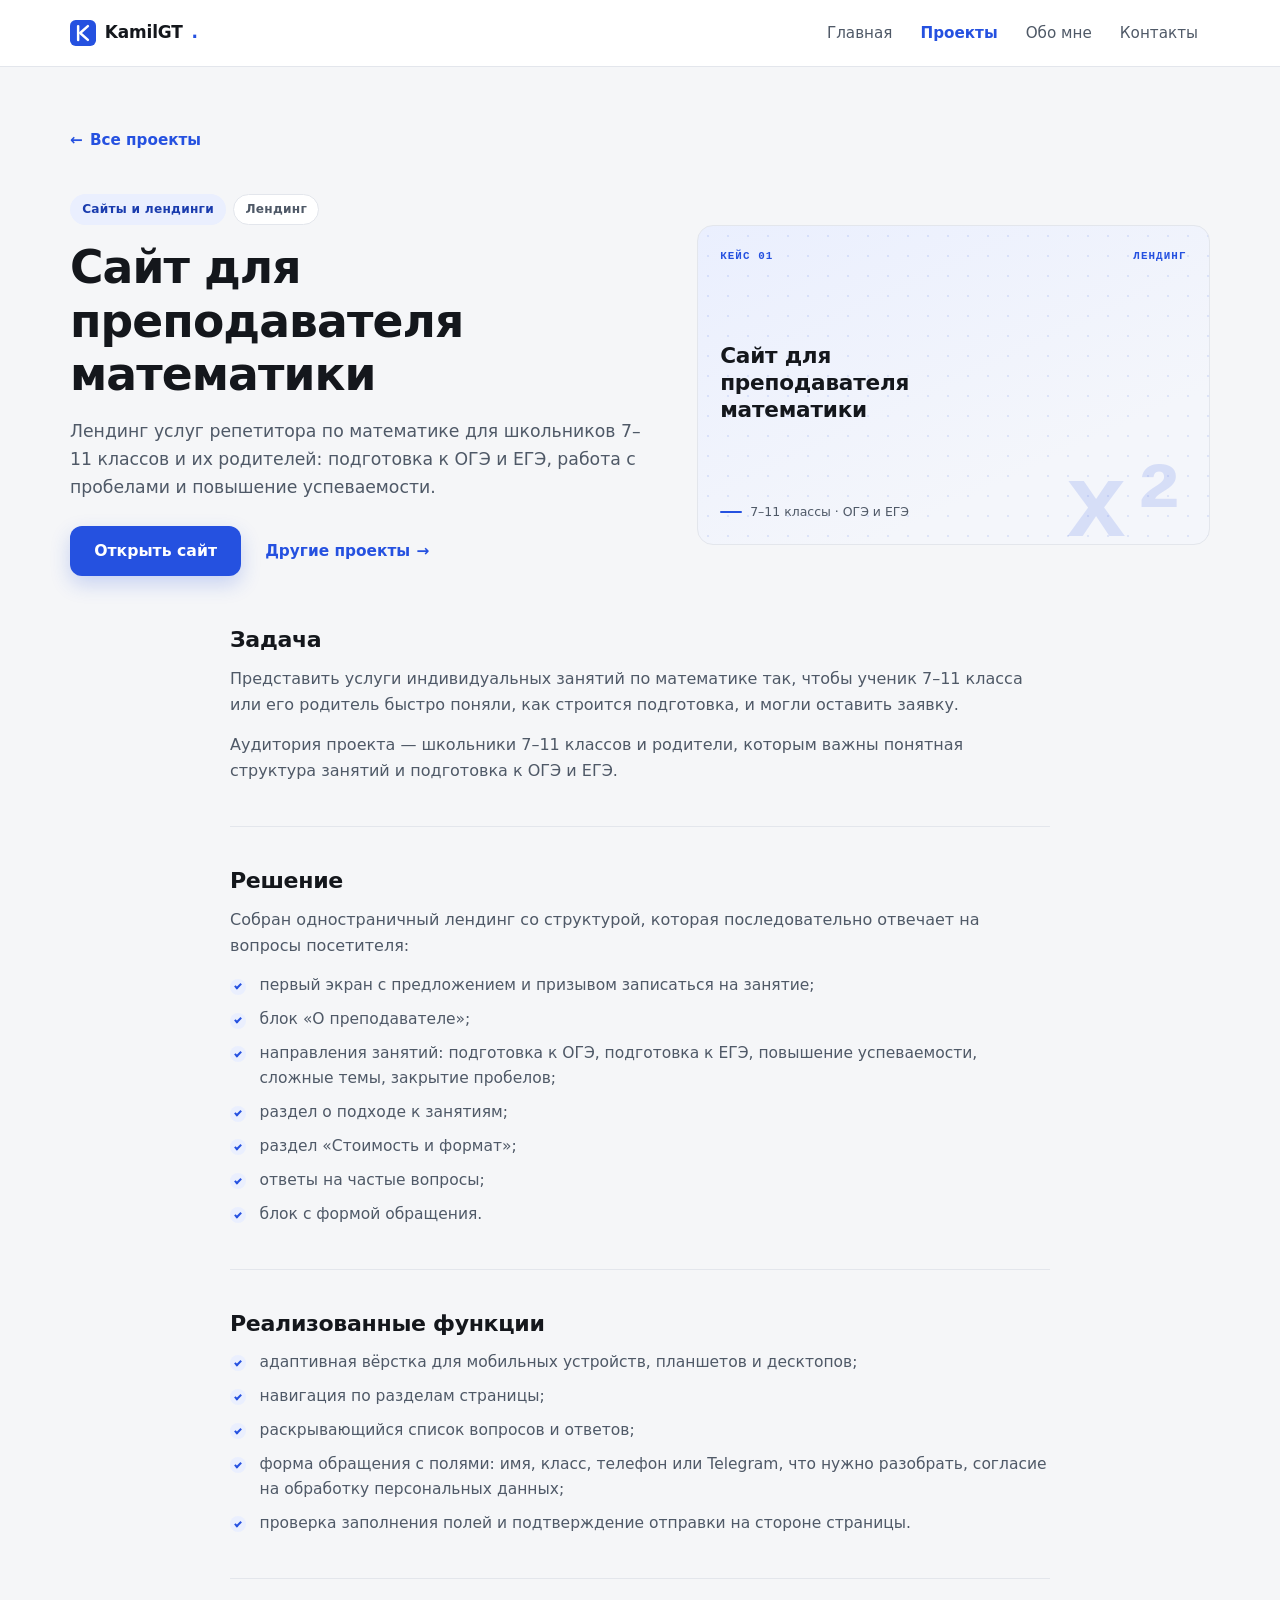
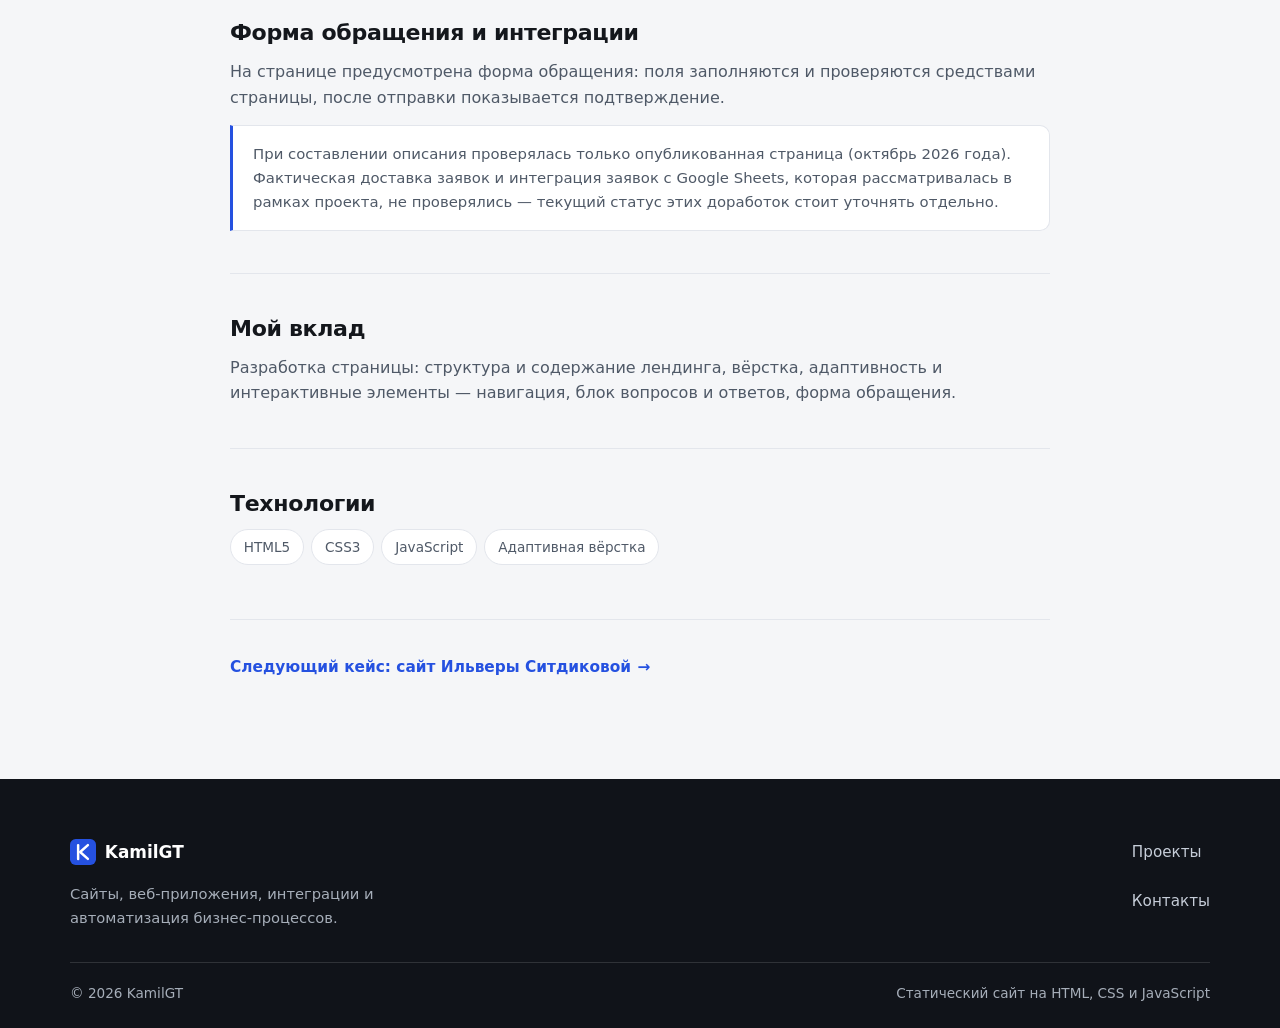
<file: projects/landing-math.html>
<!DOCTYPE html>
<html lang="ru">
<head>
  <meta charset="UTF-8">
  <meta name="viewport" content="width=device-width, initial-scale=1">
  <title>Кейс: сайт для преподавателя математики — лендинг услуг | KamilGT</title>
  <meta name="description" content="Кейс: лендинг услуг репетитора по математике для школьников 7–11 классов и родителей. Задача, структура страницы, реализованные функции и технологии.">
  <meta name="theme-color" content="#ffffff">
  <link rel="icon" href="../favicon.svg" type="image/svg+xml">
  <link rel="canonical" href="https://kamilgt.github.io/projects/landing-math.html">

  <meta property="og:type" content="article">
  <meta property="og:site_name" content="KamilGT">
  <meta property="og:locale" content="ru_RU">
  <meta property="og:title" content="Кейс: сайт для преподавателя математики — лендинг услуг">
  <meta property="og:description" content="Лендинг услуг репетитора по математике для школьников 7–11 классов и родителей: задача, структура, реализованные функции и технологии.">
  <meta property="og:url" content="https://kamilgt.github.io/projects/landing-math.html">
  <meta property="og:image" content="https://kamilgt.github.io/assets/images/og-cover.png">
  <meta name="twitter:card" content="summary_large_image">

  <link rel="stylesheet" href="../styles.css">
  <script src="../script.js" defer></script>
</head>
<body>
  <a class="skip-link" href="#main">Перейти к основному содержанию</a>

  <header class="site-header">
    <div class="container header__inner">
      <a class="logo" href="../index.html">
        <svg class="logo__mark" viewBox="0 0 64 64" aria-hidden="true" focusable="false">
          <rect width="64" height="64" rx="14" fill="#2551e0"/>
          <path d="M20 15v34" stroke="#ffffff" stroke-width="6" stroke-linecap="round"/>
          <path d="M44 15 25 32l19 17" fill="none" stroke="#ffffff" stroke-width="6" stroke-linecap="round" stroke-linejoin="round"/>
        </svg>
        KamilGT<span class="logo__dot">.</span><span class="vh"> — на главную страницу</span>
      </a>

      <button class="nav-toggle" type="button" aria-expanded="false" aria-controls="site-nav" aria-label="Открыть меню">
        <span class="nav-toggle__icon" aria-hidden="true"><span></span><span></span></span>
      </button>

      <nav class="nav" id="site-nav" aria-label="Основная навигация">
        <ul>
          <li><a href="../index.html">Главная</a></li>
          <li><a href="../projects.html" aria-current="page">Проекты</a></li>
          <li><a href="../index.html#about">Обо мне</a></li>
          <li><a href="../index.html#contacts">Контакты</a></li>
        </ul>
      </nav>
    </div>
  </header>

  <main id="main">
    <div class="case">
      <div class="container">

        <p class="case__back"><a class="link-back" href="../projects.html">Все проекты</a></p>

        <div class="case-hero">
          <div>
            <div class="case-hero__tags">
              <span class="tag tag--accent">Сайты и лендинги</span>
              <span class="tag">Лендинг</span>
            </div>
            <h1>Сайт для преподавателя математики</h1>
            <p class="case-hero__lead">Лендинг услуг репетитора по математике для школьников 7–11 классов и их родителей: подготовка к ОГЭ и ЕГЭ, работа с пробелами и повышение успеваемости.</p>
            <div class="case-hero__actions">
              <a class="btn btn--primary" href="https://landing-1-88d245.netlify.app/" target="_blank" rel="noopener noreferrer">Открыть сайт<span class="vh"> (откроется в новой вкладке)</span></a>
              <a class="link-arrow" href="../projects.html">Другие проекты</a>
            </div>
          </div>

          <div class="pvis" aria-hidden="true">
            <div class="pvis__top"><span>Кейс 01</span><span>Лендинг</span></div>
            <p class="pvis__title">Сайт для преподавателя математики</p>
            <p class="pvis__foot">7–11 классы · ОГЭ и ЕГЭ</p>
            <span class="pvis__glyph">x²</span>
          </div>
        </div>

        <div class="case-content">

          <section class="case-section">
            <h2>Задача</h2>
            <p>Представить услуги индивидуальных занятий по математике так, чтобы ученик 7–11 класса или его родитель быстро поняли, как строится подготовка, и могли оставить заявку.</p>
            <p>Аудитория проекта — школьники 7–11 классов и родители, которым важны понятная структура занятий и подготовка к ОГЭ и ЕГЭ.</p>
          </section>

          <section class="case-section">
            <h2>Решение</h2>
            <p>Собран одностраничный лендинг со структурой, которая последовательно отвечает на вопросы посетителя:</p>
            <ul class="list-check">
              <li>первый экран с предложением и призывом записаться на занятие;</li>
              <li>блок «О преподавателе»;</li>
              <li>направления занятий: подготовка к ОГЭ, подготовка к ЕГЭ, повышение успеваемости, сложные темы, закрытие пробелов;</li>
              <li>раздел о подходе к занятиям;</li>
              <li>раздел «Стоимость и формат»;</li>
              <li>ответы на частые вопросы;</li>
              <li>блок с формой обращения.</li>
            </ul>
          </section>

          <section class="case-section">
            <h2>Реализованные функции</h2>
            <ul class="list-check">
              <li>адаптивная вёрстка для мобильных устройств, планшетов и десктопов;</li>
              <li>навигация по разделам страницы;</li>
              <li>раскрывающийся список вопросов и ответов;</li>
              <li>форма обращения с полями: имя, класс, телефон или Telegram, что нужно разобрать, согласие на обработку персональных данных;</li>
              <li>проверка заполнения полей и подтверждение отправки на стороне страницы.</li>
            </ul>
          </section>

          <section class="case-section">
            <h2>Форма обращения и интеграции</h2>
            <p>На странице предусмотрена форма обращения: поля заполняются и проверяются средствами страницы, после отправки показывается подтверждение.</p>
            <p class="case-note">При составлении описания проверялась только опубликованная страница (октябрь 2026 года). Фактическая доставка заявок и интеграция заявок с Google Sheets, которая рассматривалась в рамках проекта, не проверялись — текущий статус этих доработок стоит уточнять отдельно.</p>
          </section>

          <section class="case-section">
            <h2>Мой вклад</h2>
            <p>Разработка страницы: структура и содержание лендинга, вёрстка, адаптивность и интерактивные элементы — навигация, блок вопросов и ответов, форма обращения.</p>
          </section>

          <section class="case-section">
            <h2>Технологии</h2>
            <ul class="case-tech">
              <li>HTML5</li>
              <li>CSS3</li>
              <li>JavaScript</li>
              <li>Адаптивная вёрстка</li>
            </ul>
          </section>

        </div>

        <nav class="case-nav" aria-label="Навигация по кейсам">
          <a class="link-arrow" href="ilvera-site.html">Следующий кейс: сайт Ильверы Ситдиковой</a>
        </nav>

      </div>
    </div>
  </main>

  <footer class="site-footer">
    <div class="container">
      <div class="footer__grid">
        <div class="footer__brand">
          <a class="footer__logo" href="../index.html">
            <svg class="logo__mark" viewBox="0 0 64 64" aria-hidden="true" focusable="false">
              <rect width="64" height="64" rx="14" fill="#2551e0"/>
              <path d="M20 15v34" stroke="#ffffff" stroke-width="6" stroke-linecap="round"/>
              <path d="M44 15 25 32l19 17" fill="none" stroke="#ffffff" stroke-width="6" stroke-linecap="round" stroke-linejoin="round"/>
            </svg>
            KamilGT<span class="vh"> — на главную страницу</span>
          </a>
          <p class="footer__desc">Сайты, веб-приложения, интеграции и автоматизация бизнес-процессов.</p>
        </div>
        <nav class="footer__links" aria-label="Навигация в подвале">
          <a href="../projects.html">Проекты</a>
          <a href="../index.html#contacts">Контакты</a>
        </nav>
      </div>
      <div class="footer__bottom">
        <p>© <span data-year>2026</span> KamilGT</p>
        <p>Статический сайт на HTML, CSS и JavaScript</p>
      </div>
    </div>
  </footer>
</body>
</html>
</file>
<file: styles.css>
/* ============================================================
   KamilGT — портфолио разработчика
   Статический сайт: HTML5 + CSS3 + vanilla JavaScript
   Все цвета, размеры и отступы вынесены в переменные ниже.
   ============================================================ */

/* ---------- Токены ---------- */
:root {
  /* Цвета */
  --bg: #f5f6f8;
  --surface: #ffffff;
  --surface-alt: #eef0f4;
  --text: #14171c;
  --text-muted: #4f5967;
  --text-soft: #77808d;
  --accent: #2551e0;
  --accent-strong: #1a3cae;
  --accent-soft: #eaeffe;
  --border: #e3e6ec;
  --border-strong: #ccd3de;
  --inverse: #101319;
  --inverse-text: #e9ecf1;
  --inverse-muted: #a6aeb9;
  --inverse-link: #8fa9ff;

  /* Типографика */
  --font-sans: system-ui, -apple-system, "Segoe UI", Roboto,
    "Helvetica Neue", Arial, "Noto Sans", sans-serif;
  --font-mono: ui-monospace, SFMono-Regular, "SF Mono", Menlo, Consolas,
    "Liberation Mono", monospace;
  --fs-hero: clamp(2.3rem, 5.2vw, 3.9rem);
  --fs-h2: clamp(1.6rem, 2.9vw, 2.25rem);
  --fs-h3: 1.15rem;
  --fs-lead: clamp(1.02rem, 1.35vw, 1.16rem);
  --fs-small: 0.88rem;
  --fs-tiny: 0.76rem;

  /* Отступы и размеры */
  --section-y: clamp(3.5rem, 7vw, 6.25rem);
  --container: 1140px;
  --gutter: clamp(1.1rem, 4vw, 2rem);
  --radius-s: 10px;
  --radius-m: 16px;
  --radius-l: 24px;
  --header-h: 66px;

  /* Тени и движение */
  --shadow-1: 0 1px 2px rgba(16, 20, 28, 0.05), 0 10px 30px rgba(16, 20, 28, 0.06);
  --shadow-2: 0 2px 4px rgba(16, 20, 28, 0.06), 0 18px 40px rgba(16, 20, 28, 0.1);
  --ease: cubic-bezier(0.22, 0.61, 0.36, 1);
  --dur: 0.28s;
}

/* ---------- База ---------- */
*,
*::before,
*::after {
  box-sizing: border-box;
}

* {
  margin: 0;
}

html {
  -webkit-text-size-adjust: 100%;
}

@media (prefers-reduced-motion: no-preference) {
  html {
    scroll-behavior: smooth;
  }
}

body {
  font-family: var(--font-sans);
  font-size: 1rem;
  line-height: 1.62;
  color: var(--text);
  background: var(--bg);
  -webkit-font-smoothing: antialiased;
  overflow-x: clip;
}

img,
svg {
  display: block;
  max-width: 100%;
}

ul,
ol {
  padding: 0;
  list-style: none;
}

a {
  color: var(--accent);
  text-decoration: none;
}

button {
  font: inherit;
  color: inherit;
}

h1,
h2,
h3 {
  line-height: 1.18;
  letter-spacing: -0.015em;
  font-weight: 700;
  text-wrap: balance;
}

p {
  text-wrap: pretty;
}

section[id],
div[id] {
  scroll-margin-top: calc(var(--header-h) + 16px);
}

[hidden] {
  display: none !important;
}

:focus-visible {
  outline: 2px solid var(--accent);
  outline-offset: 3px;
  border-radius: 4px;
}

/* Служебные классы */
.vh {
  position: absolute !important;
  width: 1px;
  height: 1px;
  overflow: hidden;
  clip-path: inset(50%);
  white-space: nowrap;
}

.skip-link {
  position: absolute;
  top: -100px;
  left: 50%;
  transform: translateX(-50%);
  z-index: 100;
  background: var(--accent);
  color: #fff;
  font-weight: 600;
  padding: 0.65rem 1.2rem;
  border-radius: 0 0 12px 12px;
  transition: top 0.2s var(--ease);
}

.skip-link:focus {
  top: 0;
  outline-offset: 0;
}

.mono {
  font-family: var(--font-mono);
}

/* ---------- Раскладка ---------- */
.container {
  width: min(100% - var(--gutter) * 2, var(--container));
  margin-inline: auto;
}

.section {
  padding-block: var(--section-y);
}

.section--surface {
  background: var(--surface);
  border-block: 1px solid var(--border);
}

.section-head {
  display: flex;
  flex-direction: column;
  gap: 0.7rem;
  max-width: 46rem;
  margin-bottom: clamp(1.8rem, 4vw, 2.8rem);
}

.section-top {
  display: flex;
  align-items: flex-end;
  justify-content: space-between;
  gap: 1.5rem;
  flex-wrap: wrap;
  margin-bottom: clamp(1.8rem, 4vw, 2.8rem);
}

.section-top .section-head {
  margin-bottom: 0;
}

.eyebrow {
  font-family: var(--font-mono);
  font-size: var(--fs-tiny);
  font-weight: 600;
  letter-spacing: 0.14em;
  text-transform: uppercase;
  color: var(--accent);
}

.section-head h2,
.page-head h1 {
  font-size: var(--fs-h2);
}

.lead {
  font-size: var(--fs-lead);
  color: var(--text-muted);
  max-width: 58ch;
}

.grid {
  display: grid;
  gap: clamp(1rem, 2.2vw, 1.5rem);
}

.grid--3 {
  grid-template-columns: repeat(3, minmax(0, 1fr));
}

.grid--2 {
  grid-template-columns: repeat(2, minmax(0, 1fr));
}

@media (max-width: 880px) {
  .grid--3 {
    grid-template-columns: 1fr;
  }
}

@media (max-width: 760px) {
  .grid--2 {
    grid-template-columns: 1fr;
  }
}

/* ---------- Кнопки и ссылки ---------- */
.btn {
  display: inline-flex;
  align-items: center;
  justify-content: center;
  gap: 0.5rem;
  min-height: 48px;
  padding: 0.7rem 1.45rem;
  border: 1px solid transparent;
  border-radius: 12px;
  font-weight: 600;
  font-size: 0.98rem;
  cursor: pointer;
  text-align: center;
  transition: background var(--dur) var(--ease), color var(--dur) var(--ease),
    border-color var(--dur) var(--ease), transform var(--dur) var(--ease),
    box-shadow var(--dur) var(--ease);
}

.btn--primary {
  background: var(--accent);
  color: #fff;
  box-shadow: 0 8px 20px rgba(37, 81, 224, 0.22);
}

.btn--primary:hover {
  background: var(--accent-strong);
  transform: translateY(-1px);
}

.btn--ghost {
  background: var(--surface);
  border-color: var(--border-strong);
  color: var(--text);
}

.btn--ghost:hover {
  border-color: var(--accent);
  color: var(--accent);
}

.link-arrow {
  display: inline-flex;
  align-items: center;
  gap: 0.4rem;
  min-height: 44px;
  font-weight: 600;
  font-size: 0.96rem;
}

.link-arrow::after {
  content: "→";
  transition: transform var(--dur) var(--ease);
}

.link-arrow:hover::after {
  transform: translateX(3px);
}

.link-ext {
  display: inline-flex;
  align-items: center;
  min-height: 44px;
  font-size: 0.92rem;
  font-weight: 500;
}

.link-ext::after {
  content: "↗";
  font-size: 0.85em;
}

.link-ext:hover {
  color: var(--accent-strong);
}

.link-back {
  display: inline-flex;
  align-items: center;
  gap: 0.45rem;
  min-height: 44px;
  font-weight: 600;
  font-size: 0.95rem;
}

.link-back::before {
  content: "←";
  transition: transform var(--dur) var(--ease);
}

.link-back:hover::before {
  transform: translateX(-3px);
}

/* Теги */
.tag {
  display: inline-flex;
  align-items: center;
  padding: 0.28rem 0.7rem;
  border: 1px solid var(--border);
  border-radius: 999px;
  background: var(--surface);
  color: var(--text-muted);
  font-size: var(--fs-tiny);
  font-weight: 600;
  letter-spacing: 0.02em;
}

.tag--accent {
  background: var(--accent-soft);
  border-color: transparent;
  color: var(--accent-strong);
}

/* Списки с отметками */
.list-check {
  display: flex;
  flex-direction: column;
  gap: 0.55rem;
}

.list-check li {
  position: relative;
  padding-left: 1.85rem;
  color: var(--text-muted);
  font-size: 0.97rem;
}

.list-check li::before {
  content: "";
  position: absolute;
  left: 0;
  top: 0.35em;
  width: 16px;
  height: 16px;
  border-radius: 50%;
  background: var(--accent-soft);
}

.list-check li::after {
  content: "";
  position: absolute;
  left: 5.5px;
  top: 0.58em;
  width: 4px;
  height: 7px;
  border: solid var(--accent);
  border-width: 0 2px 2px 0;
  transform: rotate(45deg);
}

.list-dots {
  display: flex;
  flex-direction: column;
}

.list-dots li {
  position: relative;
  padding: 0.55rem 0 0.55rem 1.35rem;
  color: var(--text-muted);
  font-size: 0.96rem;
  border-bottom: 1px solid var(--border);
}

.list-dots li:last-child {
  border-bottom: 0;
}

.list-dots li::before {
  content: "";
  position: absolute;
  left: 0;
  top: 1.05em;
  width: 6px;
  height: 6px;
  border-radius: 2px;
  background: var(--accent);
}

/* ---------- Шапка ---------- */
.site-header {
  position: sticky;
  top: 0;
  z-index: 60;
  background: var(--surface);
  border-bottom: 1px solid var(--border);
}

.header__inner {
  display: flex;
  align-items: center;
  justify-content: space-between;
  gap: 1rem;
  min-height: var(--header-h);
}

.logo {
  display: inline-flex;
  align-items: center;
  gap: 0.55rem;
  font-weight: 800;
  font-size: 1.06rem;
  letter-spacing: -0.01em;
  color: var(--text);
  min-height: 44px;
}

.logo__mark {
  flex: none;
  width: 26px;
  height: 26px;
}

.logo__dot {
  color: var(--accent);
}

.nav ul {
  display: flex;
  gap: 0.25rem;
}

.nav a {
  display: inline-flex;
  align-items: center;
  min-height: 44px;
  padding: 0.3rem 0.75rem;
  border-radius: 9px;
  color: var(--text-muted);
  font-size: 0.95rem;
  font-weight: 500;
  transition: color var(--dur) var(--ease), background var(--dur) var(--ease);
}

.nav a:hover {
  color: var(--text);
  background: var(--surface-alt);
}

.nav a[aria-current="page"] {
  color: var(--accent);
  font-weight: 600;
}

.nav-toggle {
  display: none;
  align-items: center;
  justify-content: center;
  min-width: 46px;
  min-height: 46px;
  padding: 0.4rem;
  background: var(--surface);
  border: 1px solid var(--border-strong);
  border-radius: 11px;
  cursor: pointer;
}

.nav-toggle__icon {
  position: relative;
  width: 18px;
  height: 12px;
}

.nav-toggle__icon span {
  position: absolute;
  left: 0;
  width: 100%;
  height: 2px;
  border-radius: 2px;
  background: var(--text);
  transition: transform var(--dur) var(--ease), opacity var(--dur) var(--ease);
}

.nav-toggle__icon span:first-child {
  top: 0;
}

.nav-toggle__icon span:last-child {
  bottom: 0;
}

.nav-toggle[aria-expanded="true"] .nav-toggle__icon span:first-child {
  transform: translateY(5px) rotate(45deg);
}

.nav-toggle[aria-expanded="true"] .nav-toggle__icon span:last-child {
  transform: translateY(-5px) rotate(-45deg);
}

@media (max-width: 880px) {
  .header__inner {
    flex-wrap: wrap;
  }

  /* Без JavaScript навигация просто переносится на отдельную строку */
  .nav {
    order: 3;
    flex-basis: 100%;
    border-top: 1px solid var(--border);
    padding-block: 0.35rem;
  }

  .nav ul {
    flex-direction: column;
  }

  .nav a {
    min-height: 48px;
    font-size: 1rem;
    padding-inline: 0.5rem;
  }

  /* С JavaScript работает кнопочное меню */
  .js .nav-toggle {
    display: inline-flex;
  }

  .js .nav {
    display: none;
    position: absolute;
    top: 100%;
    left: 0;
    right: 0;
    border-top: 0;
    border-bottom: 1px solid var(--border);
    background: var(--surface);
    padding: 0.55rem var(--gutter) 0.9rem;
    box-shadow: var(--shadow-1);
  }

  .js .nav.nav--open {
    display: block;
  }
}

/* ---------- Первый экран ---------- */
.hero {
  position: relative;
  overflow: hidden;
  padding-block: clamp(3rem, 7vw, 5.25rem) clamp(3.5rem, 8vw, 6rem);
}

.hero::before {
  content: "";
  position: absolute;
  top: -60px;
  right: -80px;
  width: min(62%, 760px);
  height: 120%;
  background-image: radial-gradient(circle, rgba(37, 81, 224, 0.16) 1px, transparent 1.2px);
  background-size: 26px 26px;
  -webkit-mask-image: radial-gradient(closest-side at 60% 40%, #000 30%, transparent 100%);
  mask-image: radial-gradient(closest-side at 60% 40%, #000 30%, transparent 100%);
  pointer-events: none;
}

.hero__grid {
  position: relative;
  display: grid;
  grid-template-columns: minmax(0, 1.12fr) minmax(0, 0.88fr);
  gap: clamp(2rem, 5vw, 4rem);
  align-items: center;
}

.hero__eyebrow {
  display: inline-flex;
  align-items: center;
  gap: 0.5rem;
  margin-bottom: 1.2rem;
  padding: 0.35rem 0.85rem;
  border: 1px solid var(--border);
  border-radius: 999px;
  background: var(--surface);
  font-family: var(--font-mono);
  font-size: var(--fs-tiny);
  letter-spacing: 0.06em;
  text-transform: uppercase;
  color: var(--text-muted);
}

.hero__eyebrow::before {
  content: "";
  width: 7px;
  height: 7px;
  border-radius: 50%;
  background: var(--accent);
}

.hero h1 {
  font-size: var(--fs-hero);
  font-weight: 800;
  letter-spacing: -0.025em;
  line-height: 1.07;
  margin-bottom: 1.25rem;
  max-width: 15ch;
}

.hero__lead {
  font-size: var(--fs-lead);
  color: var(--text-muted);
  max-width: 52ch;
  margin-bottom: 2rem;
}

.hero__actions {
  display: flex;
  flex-wrap: wrap;
  align-items: center;
  gap: 1rem 1.5rem;
}

/* Абстрактная технологическая панель первого экрана */
.hero-panel {
  position: relative;
  background: var(--surface);
  border: 1px solid var(--border);
  border-radius: var(--radius-l);
  box-shadow: var(--shadow-1);
  padding: clamp(1.2rem, 2.5vw, 1.7rem);
}

.hero-panel__label {
  font-family: var(--font-mono);
  font-size: var(--fs-tiny);
  letter-spacing: 0.12em;
  text-transform: uppercase;
  color: var(--text-soft);
  margin-bottom: 0.9rem;
}

.hero-panel__rows {
  display: flex;
  flex-direction: column;
}

.hero-panel__rows li {
  display: grid;
  grid-template-columns: auto 1fr;
  grid-template-areas: "num name" "num meta";
  column-gap: 0.9rem;
  row-gap: 0.1rem;
  padding-block: 0.85rem;
  border-top: 1px solid var(--border);
}

.hero-panel__rows li:first-child {
  border-top: 0;
  padding-top: 0.2rem;
}

.hero-panel__num {
  grid-area: num;
  font-family: var(--font-mono);
  font-size: 0.78rem;
  font-weight: 600;
  color: var(--accent);
  padding-top: 0.2em;
}

.hero-panel__name {
  grid-area: name;
  font-weight: 700;
  font-size: 1.02rem;
}

.hero-panel__meta {
  grid-area: meta;
  font-size: 0.85rem;
  color: var(--text-muted);
}

.hero-panel__foot {
  margin-top: 0.9rem;
  padding-top: 0.9rem;
  border-top: 1px solid var(--border);
  font-family: var(--font-mono);
  font-size: var(--fs-tiny);
  letter-spacing: 0.08em;
  text-transform: uppercase;
  color: var(--accent);
}

@media (max-width: 960px) {
  .hero__grid {
    grid-template-columns: 1fr;
  }

  .hero h1 {
    max-width: 18ch;
  }
}

/* ---------- Карточки проектов ---------- */
.pcard {
  display: flex;
  flex-direction: column;
  background: var(--surface);
  border: 1px solid var(--border);
  border-radius: var(--radius-m);
  overflow: hidden;
  transition: transform var(--dur) var(--ease), box-shadow var(--dur) var(--ease),
    border-color var(--dur) var(--ease);
}

.pcard:hover {
  transform: translateY(-3px);
  box-shadow: var(--shadow-1);
  border-color: var(--border-strong);
}

.section--surface .pcard {
  background: var(--surface);
}

.pcard__body {
  display: flex;
  flex-direction: column;
  gap: 0.65rem;
  padding: clamp(1.15rem, 2.2vw, 1.5rem);
  flex: 1;
}

.pcard__cat {
  align-self: flex-start;
}

.pcard h3 {
  font-size: 1.22rem;
}

.pcard__desc {
  color: var(--text-muted);
  font-size: 0.96rem;
}

.pcard__tech {
  display: flex;
  flex-wrap: wrap;
  gap: 0.35rem;
  margin-top: auto;
  padding-top: 0.6rem;
}

.pcard__tech li {
  font-family: var(--font-mono);
  font-size: 0.72rem;
  letter-spacing: 0.02em;
  color: var(--text-muted);
  background: var(--surface-alt);
  border-radius: 7px;
  padding: 0.24rem 0.55rem;
}

.pcard__actions {
  display: flex;
  flex-wrap: wrap;
  align-items: center;
  gap: 0.4rem 1.2rem;
  margin-top: 0.9rem;
  padding-top: 0.9rem;
  border-top: 1px solid var(--border);
}

/* Текстово-графическая композиция вместо скриншота */
.pvis {
  position: relative;
  display: flex;
  flex-direction: column;
  justify-content: space-between;
  aspect-ratio: 16 / 10;
  padding: clamp(1rem, 2.2vw, 1.4rem);
  background: linear-gradient(155deg, var(--accent-soft) 0%, #f4f6fb 72%);
  border-bottom: 1px solid var(--border);
  overflow: hidden;
}

.pvis::before {
  content: "";
  position: absolute;
  inset: 0;
  background-image: radial-gradient(circle, rgba(37, 81, 224, 0.2) 1px, transparent 1.2px);
  background-size: 20px 20px;
  opacity: 0.55;
}

.pvis__top,
.pvis__title,
.pvis__foot {
  position: relative;
}

.pvis__top {
  display: flex;
  justify-content: space-between;
  gap: 0.75rem;
  font-family: var(--font-mono);
  font-size: 0.68rem;
  font-weight: 600;
  letter-spacing: 0.1em;
  text-transform: uppercase;
  color: var(--accent);
}

.pvis__title {
  font-size: clamp(1.08rem, 2.1vw, 1.35rem);
  font-weight: 700;
  letter-spacing: -0.01em;
  line-height: 1.25;
  max-width: 15ch;
}

.pvis__foot {
  display: flex;
  align-items: center;
  gap: 0.5rem;
  font-size: 0.78rem;
  color: var(--text-muted);
}

.pvis__foot::before {
  content: "";
  width: 22px;
  height: 2px;
  border-radius: 2px;
  background: var(--accent);
}

.pvis__glyph {
  position: absolute;
  right: clamp(0.4rem, 2vw, 1.2rem);
  bottom: -0.15em;
  font-family: var(--font-mono);
  font-size: clamp(4.2rem, 10vw, 6.5rem);
  font-weight: 700;
  line-height: 1;
  color: rgba(37, 81, 224, 0.14);
  pointer-events: none;
  user-select: none;
}

/* ---------- Направления разработки ---------- */
.dir-card {
  display: flex;
  flex-direction: column;
  gap: 0.85rem;
  padding: clamp(1.35rem, 2.6vw, 1.85rem);
  background: var(--surface);
  border: 1px solid var(--border);
  border-radius: var(--radius-m);
  transition: border-color var(--dur) var(--ease), box-shadow var(--dur) var(--ease);
}

.dir-card:hover {
  border-color: var(--border-strong);
  box-shadow: var(--shadow-1);
}

.dir-card__num {
  font-family: var(--font-mono);
  font-size: 0.78rem;
  font-weight: 600;
  letter-spacing: 0.12em;
  color: var(--accent);
}

.dir-card h3 {
  font-size: 1.25rem;
}

.dir-card > p {
  color: var(--text-muted);
  font-size: 0.95rem;
}

/* ---------- Технологии ---------- */
.stack-list {
  display: grid;
  grid-template-columns: repeat(auto-fit, minmax(240px, 1fr));
  gap: 0.9rem;
}

.chip {
  display: flex;
  align-items: center;
  gap: 0.8rem;
  padding: 0.9rem 1rem;
  background: var(--bg);
  border: 1px solid var(--border);
  border-radius: 13px;
  transition: border-color var(--dur) var(--ease), transform var(--dur) var(--ease);
}

.chip:hover {
  border-color: var(--border-strong);
  transform: translateY(-2px);
}

.chip__icon {
  flex: none;
  width: 27px;
  height: 27px;
}

.chip__name {
  display: block;
  font-weight: 600;
  font-size: 0.97rem;
  line-height: 1.3;
}

.chip__note {
  display: block;
  font-size: 0.79rem;
  color: var(--text-muted);
  line-height: 1.35;
}

/* ---------- Опыт и профиль ---------- */
.profile-card {
  display: flex;
  flex-direction: column;
  gap: 1rem;
  padding: clamp(1.35rem, 2.6vw, 1.85rem);
  background: var(--surface);
  border: 1px solid var(--border);
  border-radius: var(--radius-m);
}

.profile-card__head {
  display: flex;
  flex-direction: column;
  gap: 0.35rem;
}

.profile-card__head .eyebrow {
  font-size: 0.7rem;
}

.profile-card h3 {
  font-size: 1.25rem;
}

.profile-note {
  margin-top: 1.4rem;
  padding: 1rem 1.2rem;
  background: var(--accent-soft);
  border-radius: var(--radius-s);
  color: var(--accent-strong);
  font-size: 0.93rem;
}

/* Образование */
.edu-grid {
  display: grid;
  grid-template-columns: repeat(auto-fit, minmax(230px, 1fr));
  gap: 0.9rem;
  margin-top: 1.4rem;
}

.edu-item {
  padding: 1.05rem 1.15rem;
  background: var(--surface);
  border: 1px solid var(--border);
  border-radius: 13px;
}

.edu-item__title {
  font-weight: 600;
  font-size: 0.99rem;
  line-height: 1.35;
}

.edu-item__meta {
  margin-top: 0.25rem;
  font-size: 0.86rem;
  color: var(--text-muted);
}

.block-head {
  margin-top: clamp(2.2rem, 4.5vw, 3rem);
  margin-bottom: 0.2rem;
}

.block-head h3 {
  font-size: 1.35rem;
}

.block-head p {
  margin-top: 0.4rem;
  color: var(--text-muted);
  font-size: 0.96rem;
  max-width: 58ch;
}

/* ---------- Форматы сотрудничества ---------- */
.fmt-card {
  display: flex;
  flex-direction: column;
  gap: 0.75rem;
  padding: clamp(1.35rem, 2.6vw, 1.85rem);
  background: var(--bg);
  border: 1px solid var(--border);
  border-radius: var(--radius-m);
}

.fmt-card__num {
  font-family: var(--font-mono);
  font-size: 0.78rem;
  font-weight: 600;
  letter-spacing: 0.12em;
  color: var(--accent);
}

.fmt-card h3 {
  font-size: 1.18rem;
}

.fmt-card p {
  color: var(--text-muted);
  font-size: 0.95rem;
}

.fmt-note {
  margin-top: 1.5rem;
  padding: 0.9rem 1.2rem;
  border-left: 3px solid var(--accent);
  border-radius: 0 var(--radius-s) var(--radius-s) 0;
  background: var(--surface);
  color: var(--text-muted);
  font-size: 0.95rem;
}

/* ---------- Контакты ---------- */
.contact-card {
  max-width: 760px;
  margin-inline: auto;
  padding: clamp(1.9rem, 5vw, 3.2rem);
  background: var(--surface);
  border: 1px solid var(--border);
  border-radius: var(--radius-l);
  text-align: center;
  display: flex;
  flex-direction: column;
  align-items: center;
  gap: 1rem;
}

.contact-card h2 {
  font-size: var(--fs-h2);
}

.contact-card p {
  color: var(--text-muted);
  max-width: 52ch;
}

.contact-card .btn {
  margin-top: 0.6rem;
}

/* ---------- Подвал ---------- */
.site-footer {
  background: var(--inverse);
  color: var(--inverse-text);
  padding-block: clamp(2.2rem, 5vw, 3.2rem) 1.5rem;
}

.site-footer :focus-visible {
  outline-color: var(--inverse-link);
}

.footer__grid {
  display: flex;
  justify-content: space-between;
  gap: 2rem;
  flex-wrap: wrap;
}

.footer__brand {
  display: flex;
  flex-direction: column;
  gap: 0.5rem;
  max-width: 36ch;
}

.footer__logo {
  display: inline-flex;
  align-items: center;
  gap: 0.55rem;
  font-weight: 800;
  font-size: 1.06rem;
  color: #fff;
  min-height: 44px;
}

.footer__desc {
  color: var(--inverse-muted);
  font-size: 0.92rem;
}

.footer__links {
  display: flex;
  flex-direction: column;
  gap: 0.3rem;
}

.footer__links a {
  display: inline-flex;
  align-items: center;
  min-height: 44px;
  color: #c6cdd8;
  font-size: 0.95rem;
}

.footer__links a:hover {
  color: #fff;
}

.footer__bottom {
  margin-top: 2rem;
  padding-top: 1.2rem;
  border-top: 1px solid rgba(255, 255, 255, 0.13);
  display: flex;
  justify-content: space-between;
  gap: 0.75rem 1.5rem;
  flex-wrap: wrap;
  color: var(--inverse-muted);
  font-size: 0.85rem;
}

/* ---------- Каталог проектов ---------- */
.page-head {
  padding-block: clamp(2.4rem, 5.5vw, 4rem) clamp(1.4rem, 3vw, 2rem);
  display: flex;
  flex-direction: column;
  gap: 0.8rem;
}

.page-head h1 {
  font-size: clamp(2rem, 4.4vw, 3.1rem);
  font-weight: 800;
  letter-spacing: -0.02em;
}

.toolbar {
  display: flex;
  align-items: center;
  justify-content: space-between;
  gap: 0.9rem 1.5rem;
  flex-wrap: wrap;
  margin-bottom: clamp(1.4rem, 3vw, 2rem);
}

.filters {
  display: none;
  flex-wrap: wrap;
  gap: 0.5rem;
}

.js .filters {
  display: flex;
}

.filter-btn {
  min-height: 44px;
  padding: 0.45rem 1.05rem;
  border: 1px solid var(--border);
  border-radius: 999px;
  background: var(--surface);
  color: var(--text-muted);
  font-size: 0.9rem;
  font-weight: 500;
  cursor: pointer;
  transition: color var(--dur) var(--ease), border-color var(--dur) var(--ease),
    background var(--dur) var(--ease);
}

.filter-btn:hover {
  color: var(--text);
  border-color: var(--border-strong);
}

.filter-btn[aria-pressed="true"] {
  background: var(--accent);
  border-color: var(--accent);
  color: #fff;
}

.count {
  font-size: 0.9rem;
  color: var(--text-muted);
}

.empty-msg {
  padding: 1.5rem;
  border: 1px dashed var(--border-strong);
  border-radius: var(--radius-m);
  color: var(--text-muted);
  text-align: center;
}

.catalog {
  padding-bottom: var(--section-y);
}

/* ---------- Страница кейса ---------- */
.case {
  padding-block: clamp(2rem, 4.5vw, 3.2rem) var(--section-y);
}

.case__back {
  margin-bottom: clamp(1.4rem, 3vw, 2rem);
}

.case-hero {
  display: grid;
  grid-template-columns: minmax(0, 1.06fr) minmax(0, 0.94fr);
  gap: clamp(1.6rem, 4vw, 3rem);
  align-items: center;
  margin-bottom: clamp(2rem, 4.5vw, 3.2rem);
}

.case-hero__tags {
  display: flex;
  flex-wrap: wrap;
  gap: 0.45rem;
  margin-bottom: 1rem;
}

.case-hero h1 {
  font-size: clamp(1.85rem, 3.8vw, 2.85rem);
  font-weight: 800;
  letter-spacing: -0.02em;
  margin-bottom: 1rem;
}

.case-hero__lead {
  color: var(--text-muted);
  font-size: var(--fs-lead);
  max-width: 54ch;
  margin-bottom: 1.5rem;
}

.case-hero__actions {
  display: flex;
  flex-wrap: wrap;
  align-items: center;
  gap: 1rem 1.5rem;
}

.case-hero .pvis {
  border: 1px solid var(--border);
  border-radius: var(--radius-m);
}

.case-content {
  max-width: 820px;
  margin-inline: auto;
  display: flex;
  flex-direction: column;
  gap: clamp(1.7rem, 3.5vw, 2.6rem);
}

.case-section {
  padding-top: clamp(1.7rem, 3.5vw, 2.6rem);
  border-top: 1px solid var(--border);
}

.case-section:first-child {
  padding-top: 0;
  border-top: 0;
}

.case-section h2 {
  font-size: 1.38rem;
  margin-bottom: 0.8rem;
}

.case-section p {
  color: var(--text-muted);
}

.case-section p + p,
.case-section p + ul,
.case-section ul + p {
  margin-top: 0.9rem;
}

.case-note {
  padding: 1rem 1.25rem;
  background: var(--surface);
  border: 1px solid var(--border);
  border-left: 3px solid var(--accent);
  border-radius: 0 var(--radius-s) var(--radius-s) 0;
  font-size: 0.93rem;
  color: var(--text-muted);
}

.case-tech {
  display: flex;
  flex-wrap: wrap;
  gap: 0.45rem;
}

.case-tech li {
  padding: 0.35rem 0.8rem;
  background: var(--surface);
  border: 1px solid var(--border);
  border-radius: 999px;
  font-size: 0.85rem;
  font-weight: 500;
  color: var(--text-muted);
}

.case-nav {
  max-width: 820px;
  margin: clamp(2.2rem, 5vw, 3.4rem) auto 0;
  padding-top: 1.6rem;
  border-top: 1px solid var(--border);
  display: flex;
  justify-content: space-between;
  gap: 1rem;
  flex-wrap: wrap;
}

@media (max-width: 900px) {
  .case-hero {
    grid-template-columns: 1fr;
  }
}

/* ---------- Появление элементов ---------- */
.motion .reveal {
  opacity: 0;
  transform: translateY(16px);
  transition: opacity 0.6s var(--ease), transform 0.6s var(--ease);
}

.motion .reveal.is-visible {
  opacity: 1;
  transform: none;
}

/* ---------- Уважение к prefers-reduced-motion ---------- */
@media (prefers-reduced-motion: reduce) {
  .motion .reveal {
    opacity: 1;
    transform: none;
    transition: none;
  }

  *,
  *::before,
  *::after {
    animation-duration: 0.01ms !important;
    animation-iteration-count: 1 !important;
    transition-duration: 0.01ms !important;
    scroll-behavior: auto !important;
  }
}

/* ---------- Небольшие экраны ---------- */
@media (max-width: 560px) {
  .hero__actions .btn {
    width: 100%;
  }

  .pcard__actions {
    flex-direction: column;
    align-items: flex-start;
  }

  .footer__grid {
    flex-direction: column;
    gap: 1.4rem;
  }
}
</file>
